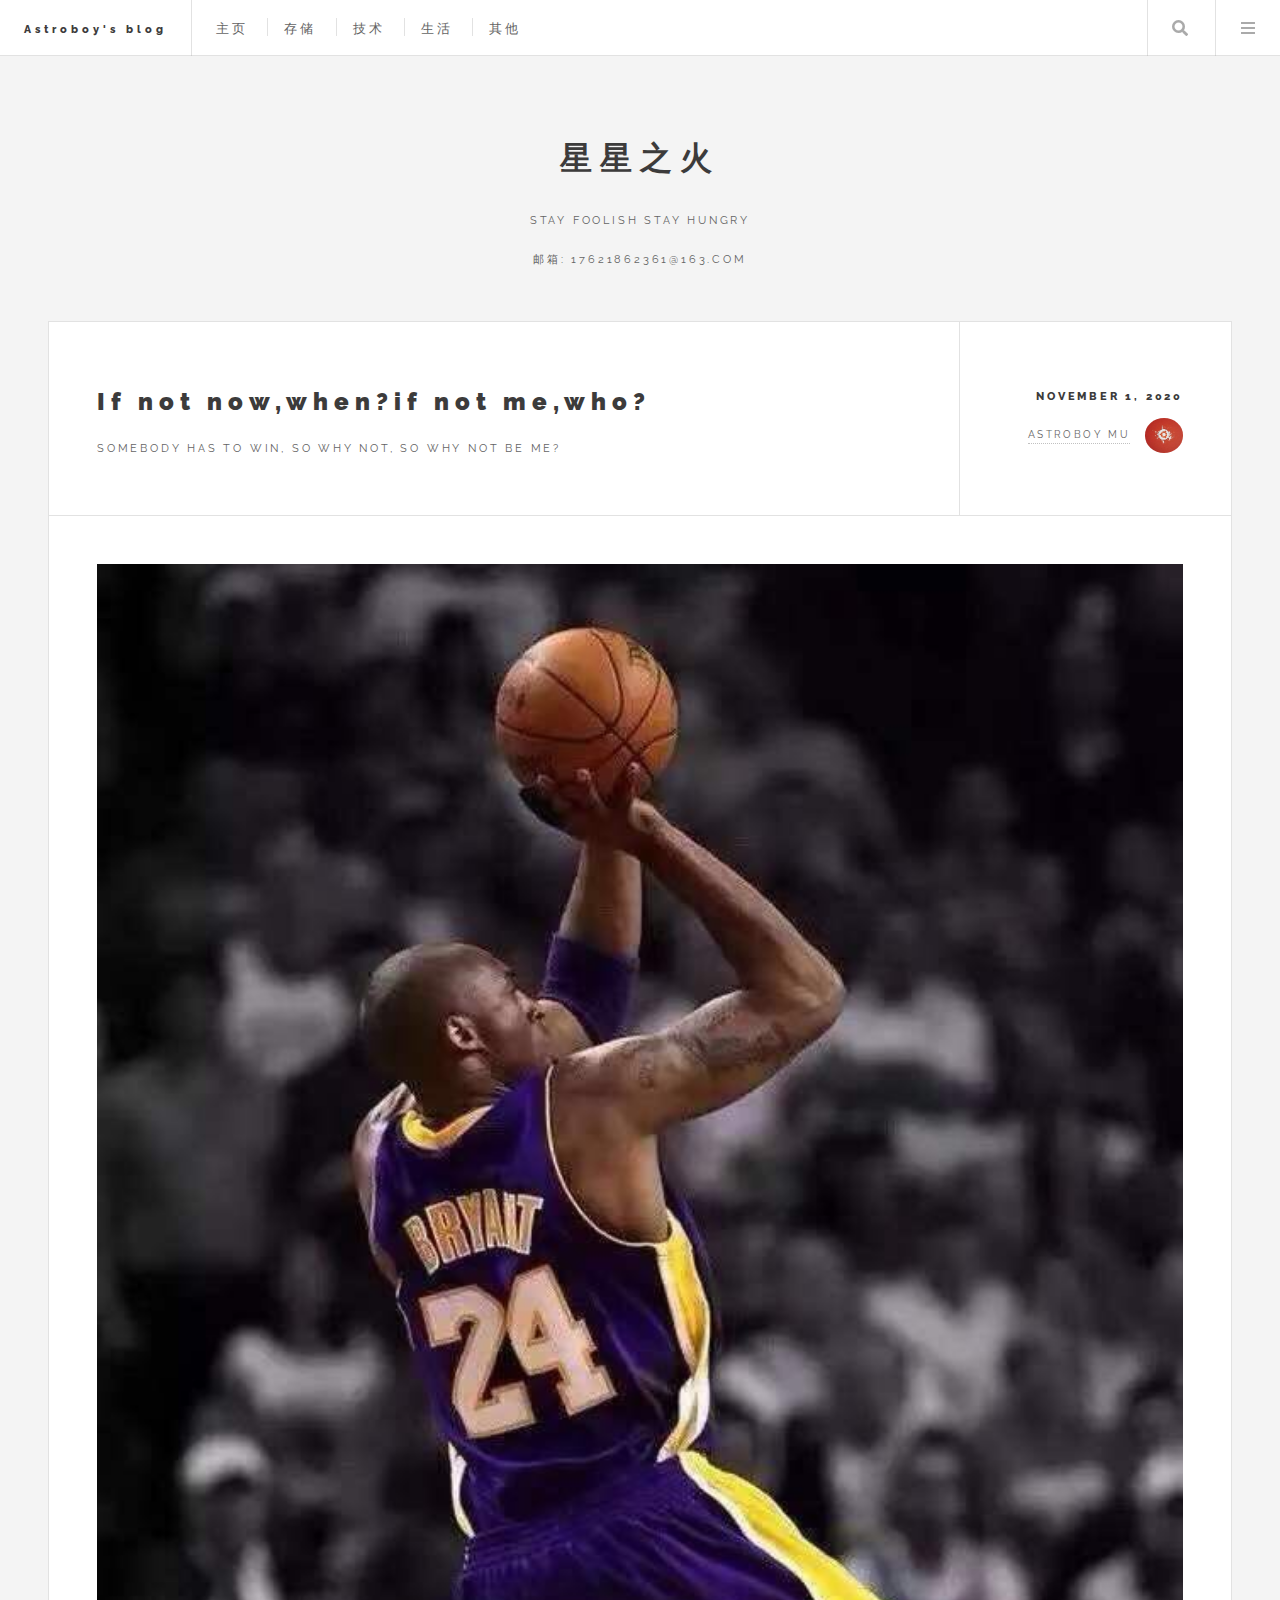
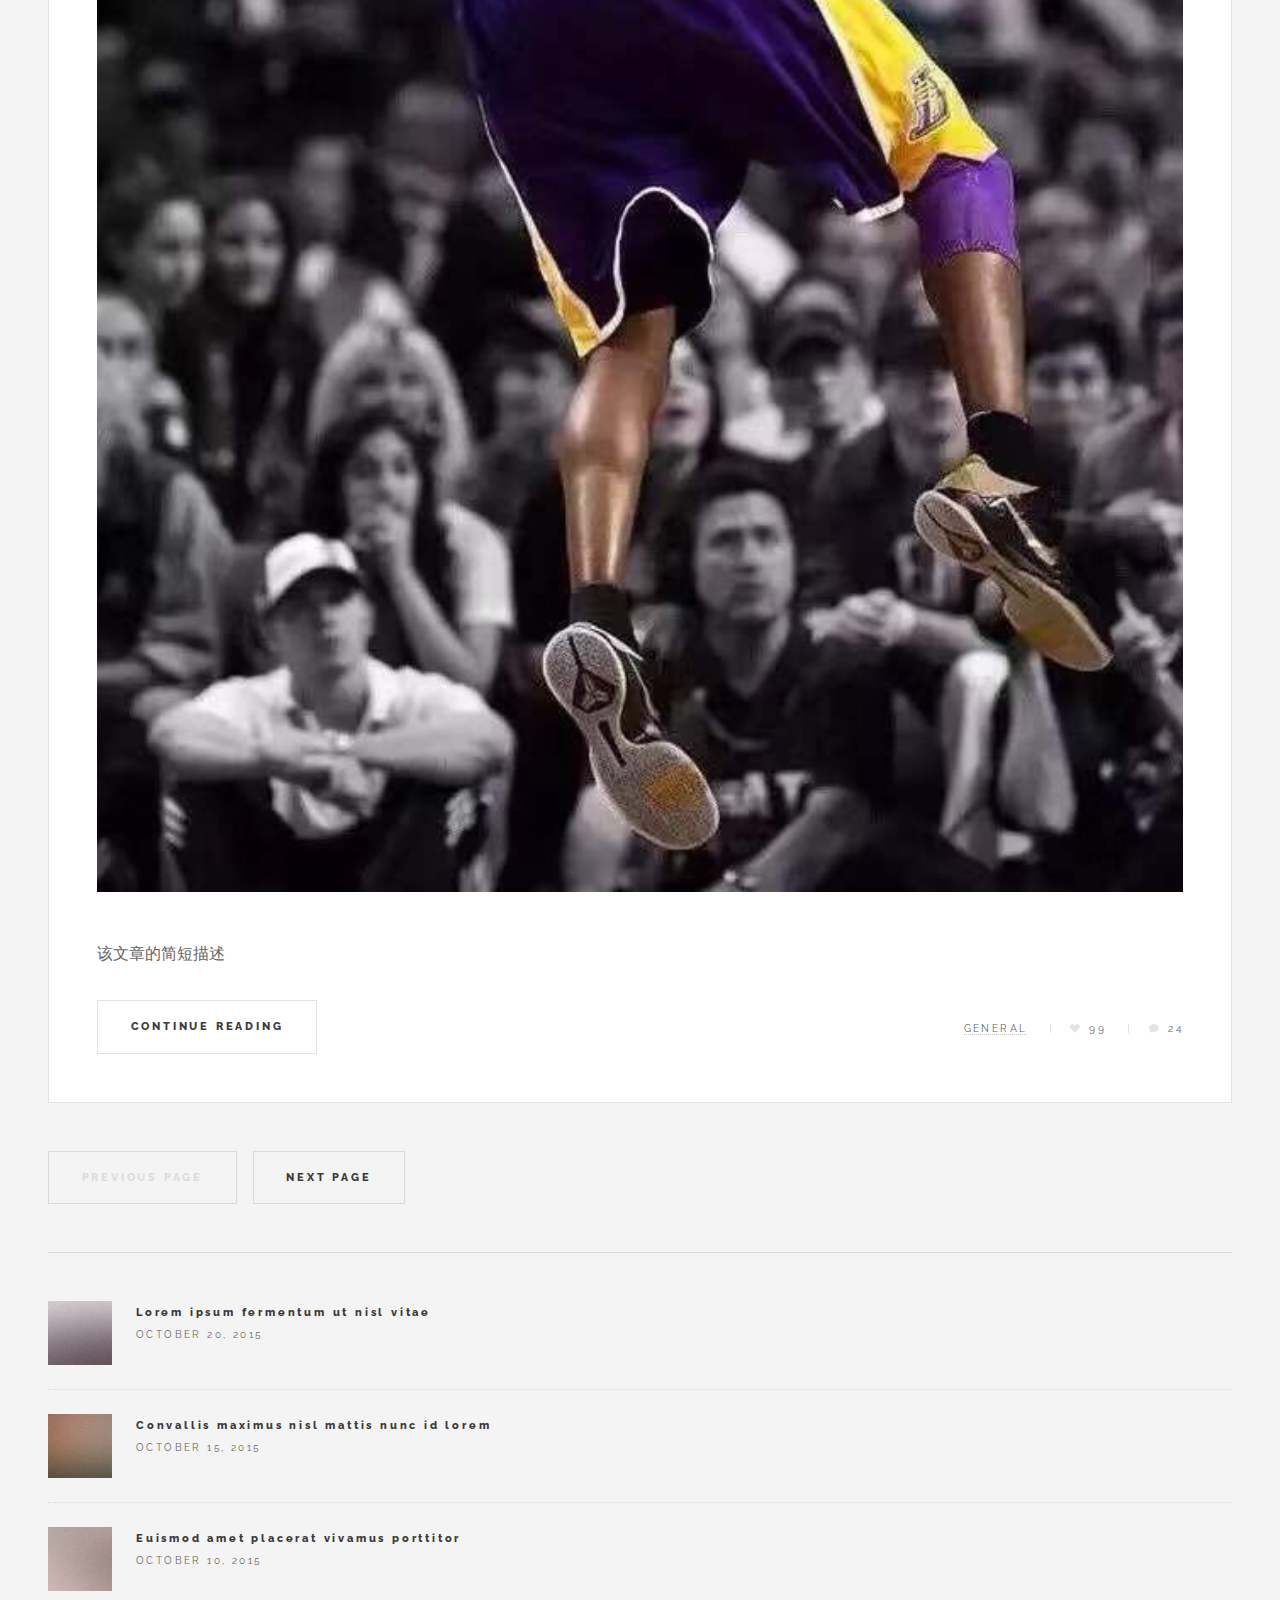
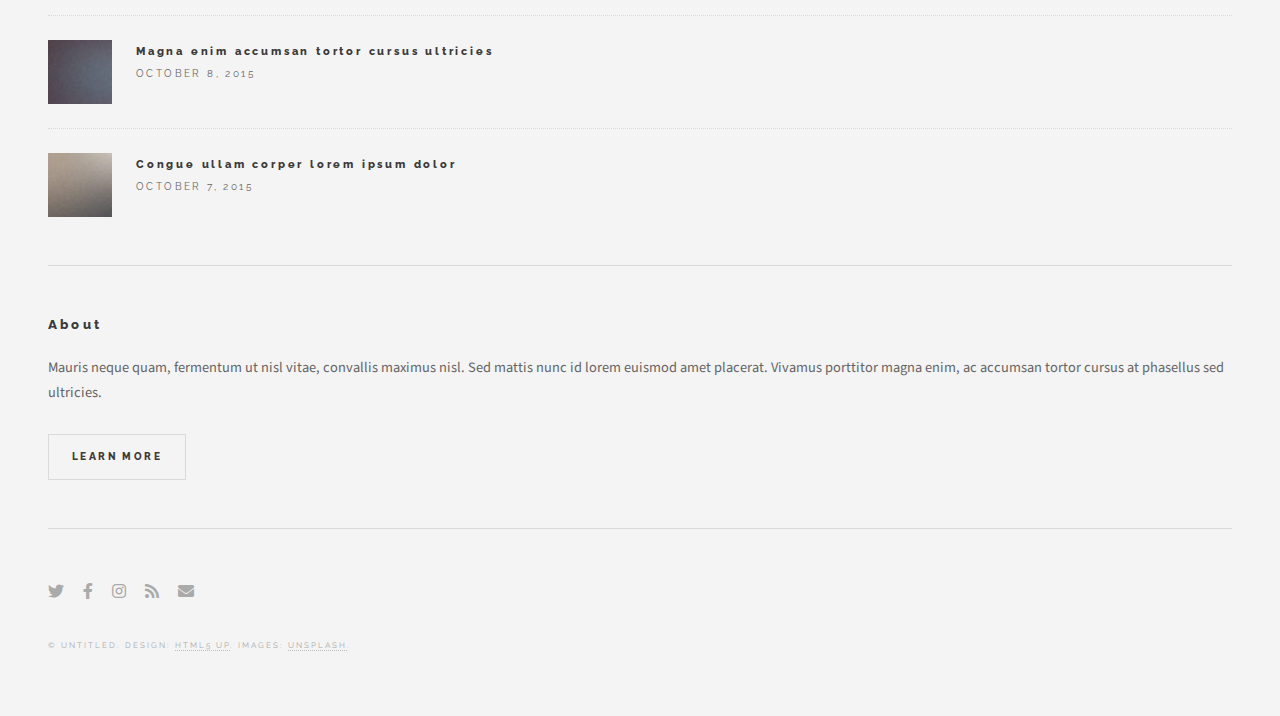
<file: index.html>
<!DOCTYPE HTML>
<!--
	Future Imperfect by HTML5 UP
	html5up.net | @ajlkn
	Free for personal and commercial use under the CCA 3.0 license (html5up.net/license)
-->
<html>
	<head>
		<title>Astroboy</title>
		<meta charset="utf-8" />
		<meta name="viewport" content="width=device-width, initial-scale=1, user-scalable=no" />
		<link rel="stylesheet" href="assets/css/main.css" />
	</head>
	<body class="is-preload">

		<!-- Wrapper -->
			<div id="wrapper">

				<!-- Header -->
					<header id="header">
						<h1><a href="index.html">Astroboy's blog</a></h1>
						<nav class="links">
							<ul>
								<!-- 顶部标签栏 -->
								<li><font size="4.5" face="arial"><a href="#">主页</a></font></li> 		<!-- home page -->
								<li><font size="4.5" face="arial"><a href="header_html/storage.html">存储</a></font></li>	<!-- 存储 -->
								<li><font size="4.5" face="arial"><a href="header_html/technology.html">技术</a></font></li>	<!-- 技术 -->
								<li><font size="4.5" face="arial"><a href="header_html/life.html">生活</a></font></li>			<!-- 生活 -->
								<li><font size="4.5" face="arial"><a href="header_html/others.html">其他</a></font></li>		<!-- 其他 -->
							</ul>
						</nav>
						<nav class="main">
							<ul>
								<li class="search">
									<a class="fa-search" href="#search">Search</a>
									<form id="search" method="get" action="#">
										<input type="text" name="query" placeholder="Search" />
									</form>
								</li>
								<li class="menu">
									<a class="fa-bars" href="#menu">Menu</a>
								</li>
							</ul>
						</nav>
					</header>

				<!-- Menu -->
					<section id="menu">

						<!-- 作者 -->
							<section>
								<span class="name">Astroboy mu</span><img src="images/avatar.jpg" alt="" />
							</section>

						<!-- Links 链接可以链上本站的其他页面, 以后可以改-->
							<section>
								<ul class="links">
									<li>
										<a href="header_html/storage.html">
											<h3>存储</h3>
											<p>分布式存储技术/算法/原理/源码</p>
										</a>
									</li>
									<li>
										<a href="header_html/technology.html">
											<h3>技术</h3>
											<p>语言/技术/技巧</p>
										</a>
									</li>
									<li>
										<a href="header_html/life.html">
											<h3>生活</h3>
											<p>生活感悟/记录</p>
										</a>
									</li>
								</ul>
							</section>

						<!-- Actions 这个好像暂时没用不需要，先放这里-->
							<section>
								<ul class="actions stacked">
									<li><a href="#" class="button large fit">暂时保留</a></li>
								</ul>
							</section>

					</section>

				<!-- Main -->
					<div id="main">

						<!-- Post --> <!-- 每个Post都是一个大的段落，不过个人认为博客首页太多Post显得凌乱，一个就好-->
							<article class="post">
								<header>
									<div class="title">
										<h2><a href="kobe.html">If not now,when?if not me,who?</a></h2> <!-- 连接 -->
										<p>Somebody has to win, so why not, so why not be me?</p>
									</div>
									<div class="meta">
										<time class="published" datetime="2015-11-01">November 1, 2020</time> <!-- 发布的日期-->
										<a href="#" class="author"><span class="name">Astroboy mu</span><img src="images/avatar.jpg" alt="" /></a>
									</div>
								</header>
								<a href="single.html" class="image featured"><img src="images/pic01.jpg" alt="" /></a>
								<p>该文章的简短描述</p>
								<footer>
									<ul class="actions">
										<li><a href="kobe.html" class="button large">Continue Reading</a></li>
									</ul>
									<ul class="stats">
										<li><a href="#">General</a></li>
										<li><a href="#" class="icon solid fa-heart">99</a></li> <!-- 点赞 -->
										<li><a href="#" class="icon solid fa-comment">24</a></li> <!-- 留言 -->
									</ul>
								</footer>
							</article>

						<!-- 这里可以放多个article .....-->

						<!-- Pagination 这里是干什么的??? TODO 保留 -->
							<ul class="actions pagination">
								<li><a href="#" class="disabled button large previous">Previous Page</a></li>
								<li><a href="#" class="button large next">Next Page</a></li>
							</ul>

					</div>

				<!-- Sidebar -->
					<section id="sidebar">

						<!-- Intro -->
							<section id="intro">
								<a href="#" class="logo"></a>
								<header>
									<h2>星星之火</h2>
									<p>stay foolish stay hungry</p>
									<p>邮箱: 17621862361@163.com</p>
								</header>
							</section>

						<!-- Mini Posts 看下原模板这里还有一种样式的展现-->

						<!-- Posts List -->
							<section>
								<ul class="posts">
									<li>
										<article>
											<header>
												<h3><a href="single.html">Lorem ipsum fermentum ut nisl vitae</a></h3>
												<time class="published" datetime="2015-10-20">October 20, 2015</time>
											</header>
											<a href="single.html" class="image"><img src="images/pic08.jpg" alt="" /></a>
										</article>
									</li>
									<li>
										<article>
											<header>
												<h3><a href="single.html">Convallis maximus nisl mattis nunc id lorem</a></h3>
												<time class="published" datetime="2015-10-15">October 15, 2015</time>
											</header>
											<a href="single.html" class="image"><img src="images/pic09.jpg" alt="" /></a>
										</article>
									</li>
									<li>
										<article>
											<header>
												<h3><a href="single.html">Euismod amet placerat vivamus porttitor</a></h3>
												<time class="published" datetime="2015-10-10">October 10, 2015</time>
											</header>
											<a href="single.html" class="image"><img src="images/pic10.jpg" alt="" /></a>
										</article>
									</li>
									<li>
										<article>
											<header>
												<h3><a href="single.html">Magna enim accumsan tortor cursus ultricies</a></h3>
												<time class="published" datetime="2015-10-08">October 8, 2015</time>
											</header>
											<a href="single.html" class="image"><img src="images/pic11.jpg" alt="" /></a>
										</article>
									</li>
									<li>
										<article>
											<header>
												<h3><a href="single.html">Congue ullam corper lorem ipsum dolor</a></h3>
												<time class="published" datetime="2015-10-06">October 7, 2015</time>
											</header>
											<a href="single.html" class="image"><img src="images/pic12.jpg" alt="" /></a>
										</article>
									</li>
								</ul>
							</section>

						<!-- About -->
							<section class="blurb">
								<h2>About</h2>
								<p>Mauris neque quam, fermentum ut nisl vitae, convallis maximus nisl. Sed mattis nunc id lorem euismod amet placerat. Vivamus porttitor magna enim, ac accumsan tortor cursus at phasellus sed ultricies.</p>
								<ul class="actions">
									<li><a href="#" class="button">Learn More</a></li>
								</ul>
							</section>

						<!-- Footer -->
							<section id="footer">
								<ul class="icons">
									<li><a href="#" class="icon brands fa-twitter"><span class="label">Twitter</span></a></li>
									<li><a href="#" class="icon brands fa-facebook-f"><span class="label">Facebook</span></a></li>
									<li><a href="#" class="icon brands fa-instagram"><span class="label">Instagram</span></a></li>
									<li><a href="#" class="icon solid fa-rss"><span class="label">RSS</span></a></li>
									<li><a href="#" class="icon solid fa-envelope"><span class="label">Email</span></a></li>
								</ul>
								<p class="copyright">&copy; Untitled. Design: <a href="http://html5up.net">HTML5 UP</a>. Images: <a href="http://unsplash.com">Unsplash</a>.</p>
							</section>

					</section>

			</div>

		<!-- Scripts -->
			<script src="assets/js/jquery.min.js"></script>
			<script src="assets/js/browser.min.js"></script>
			<script src="assets/js/breakpoints.min.js"></script>
			<script src="assets/js/util.js"></script>
			<script src="assets/js/main.js"></script>

	</body>
</html>
</file>
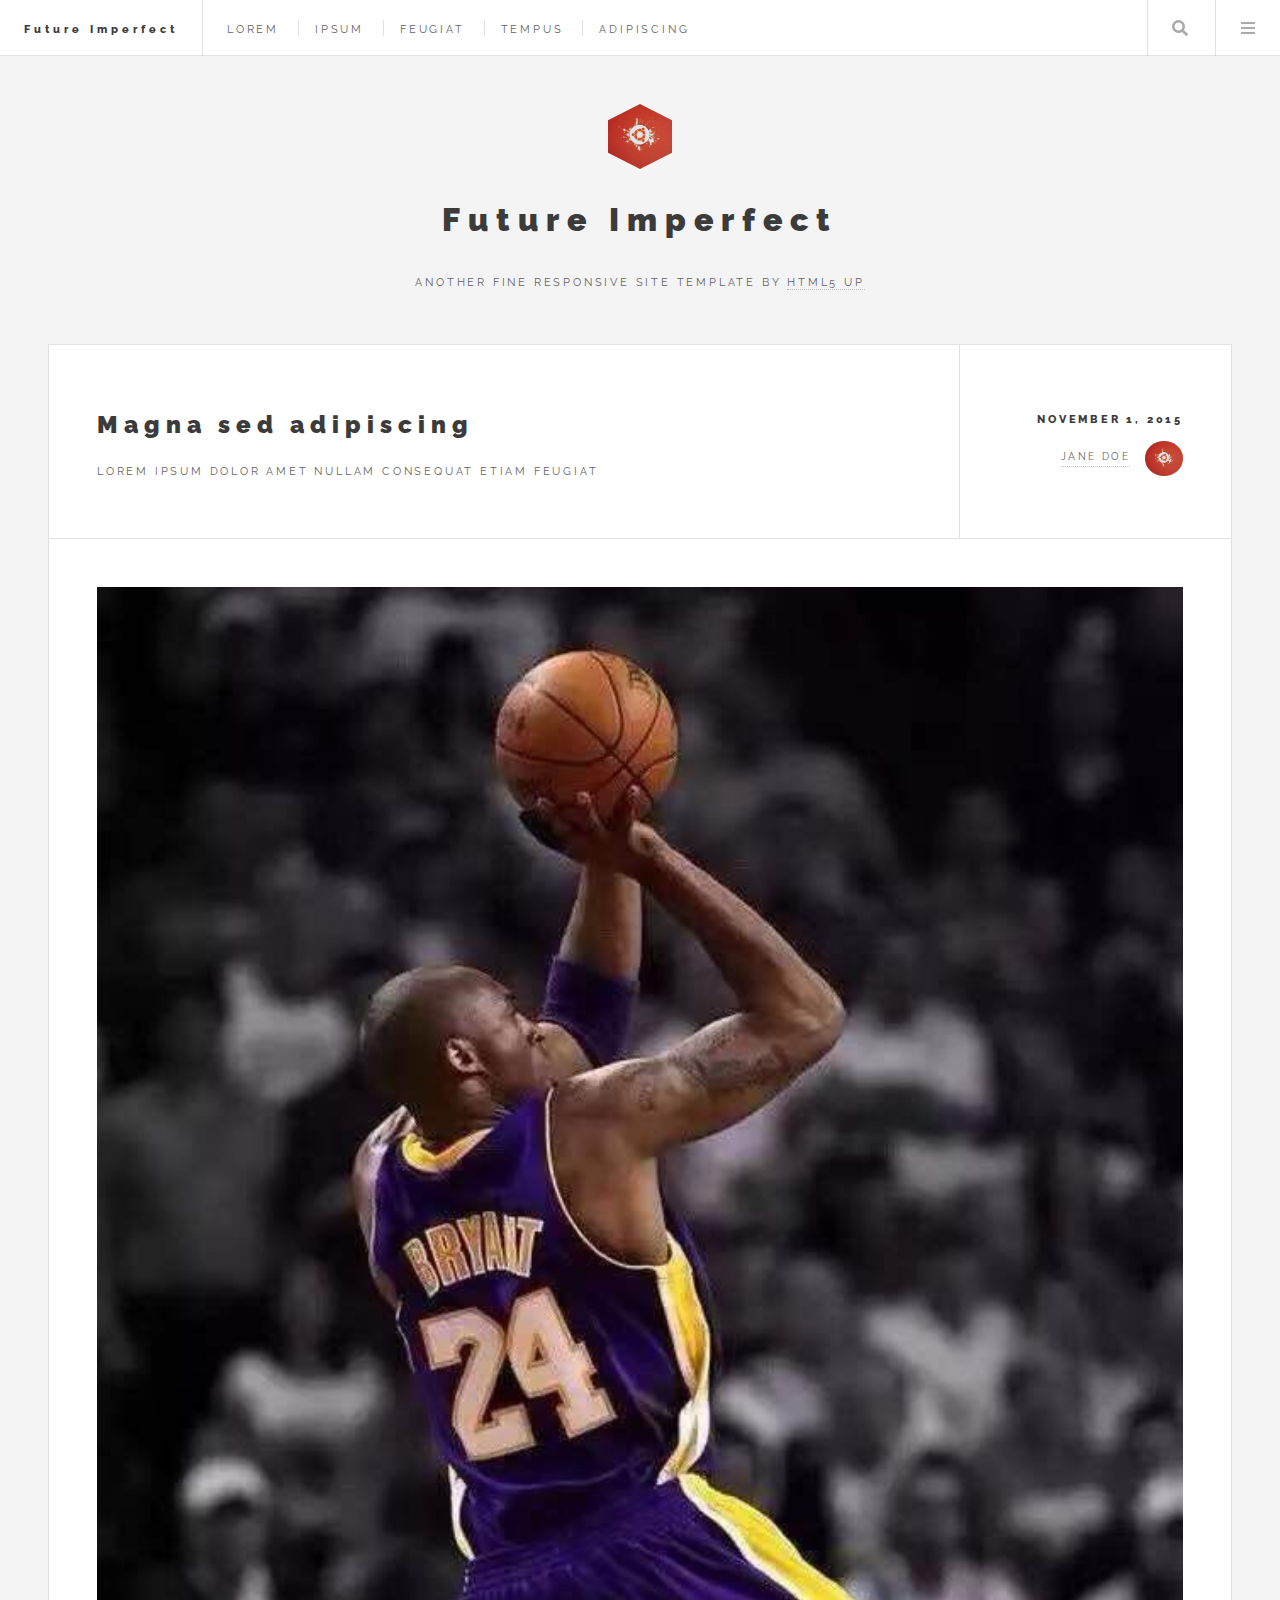
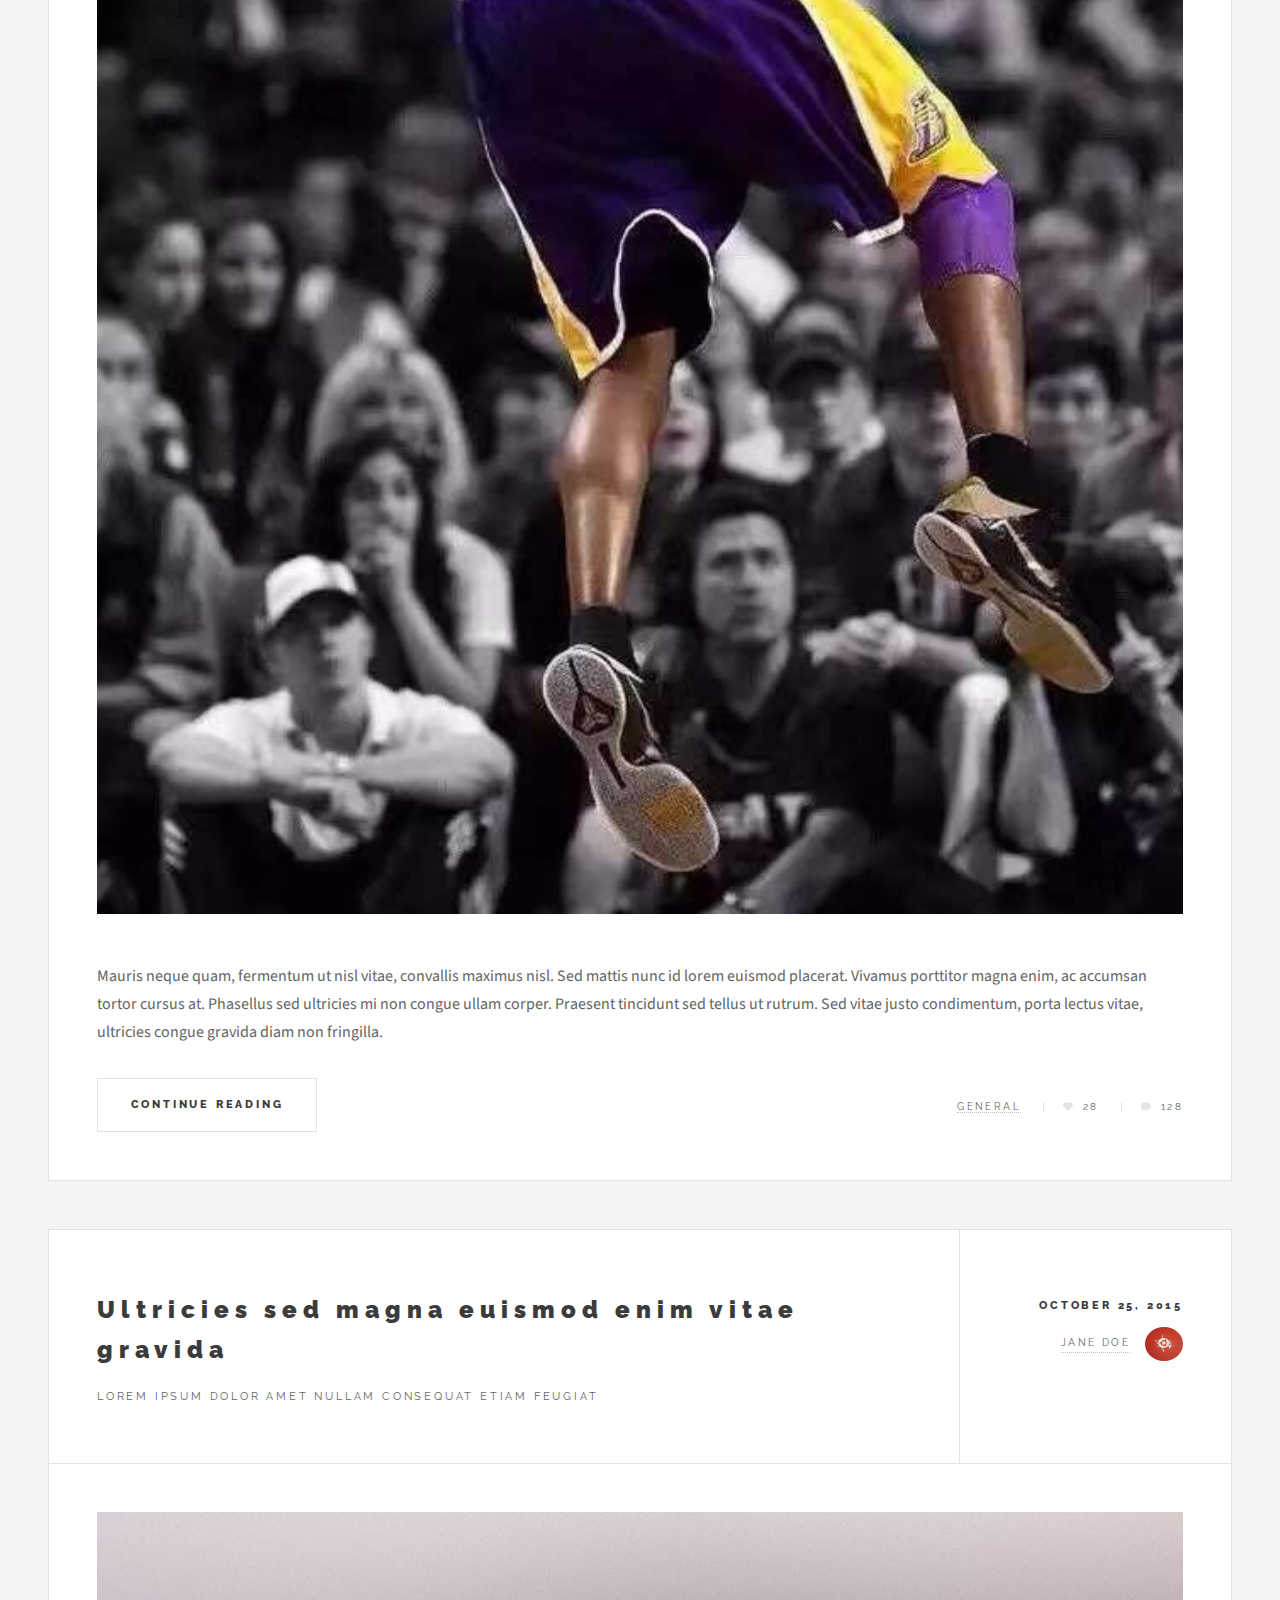
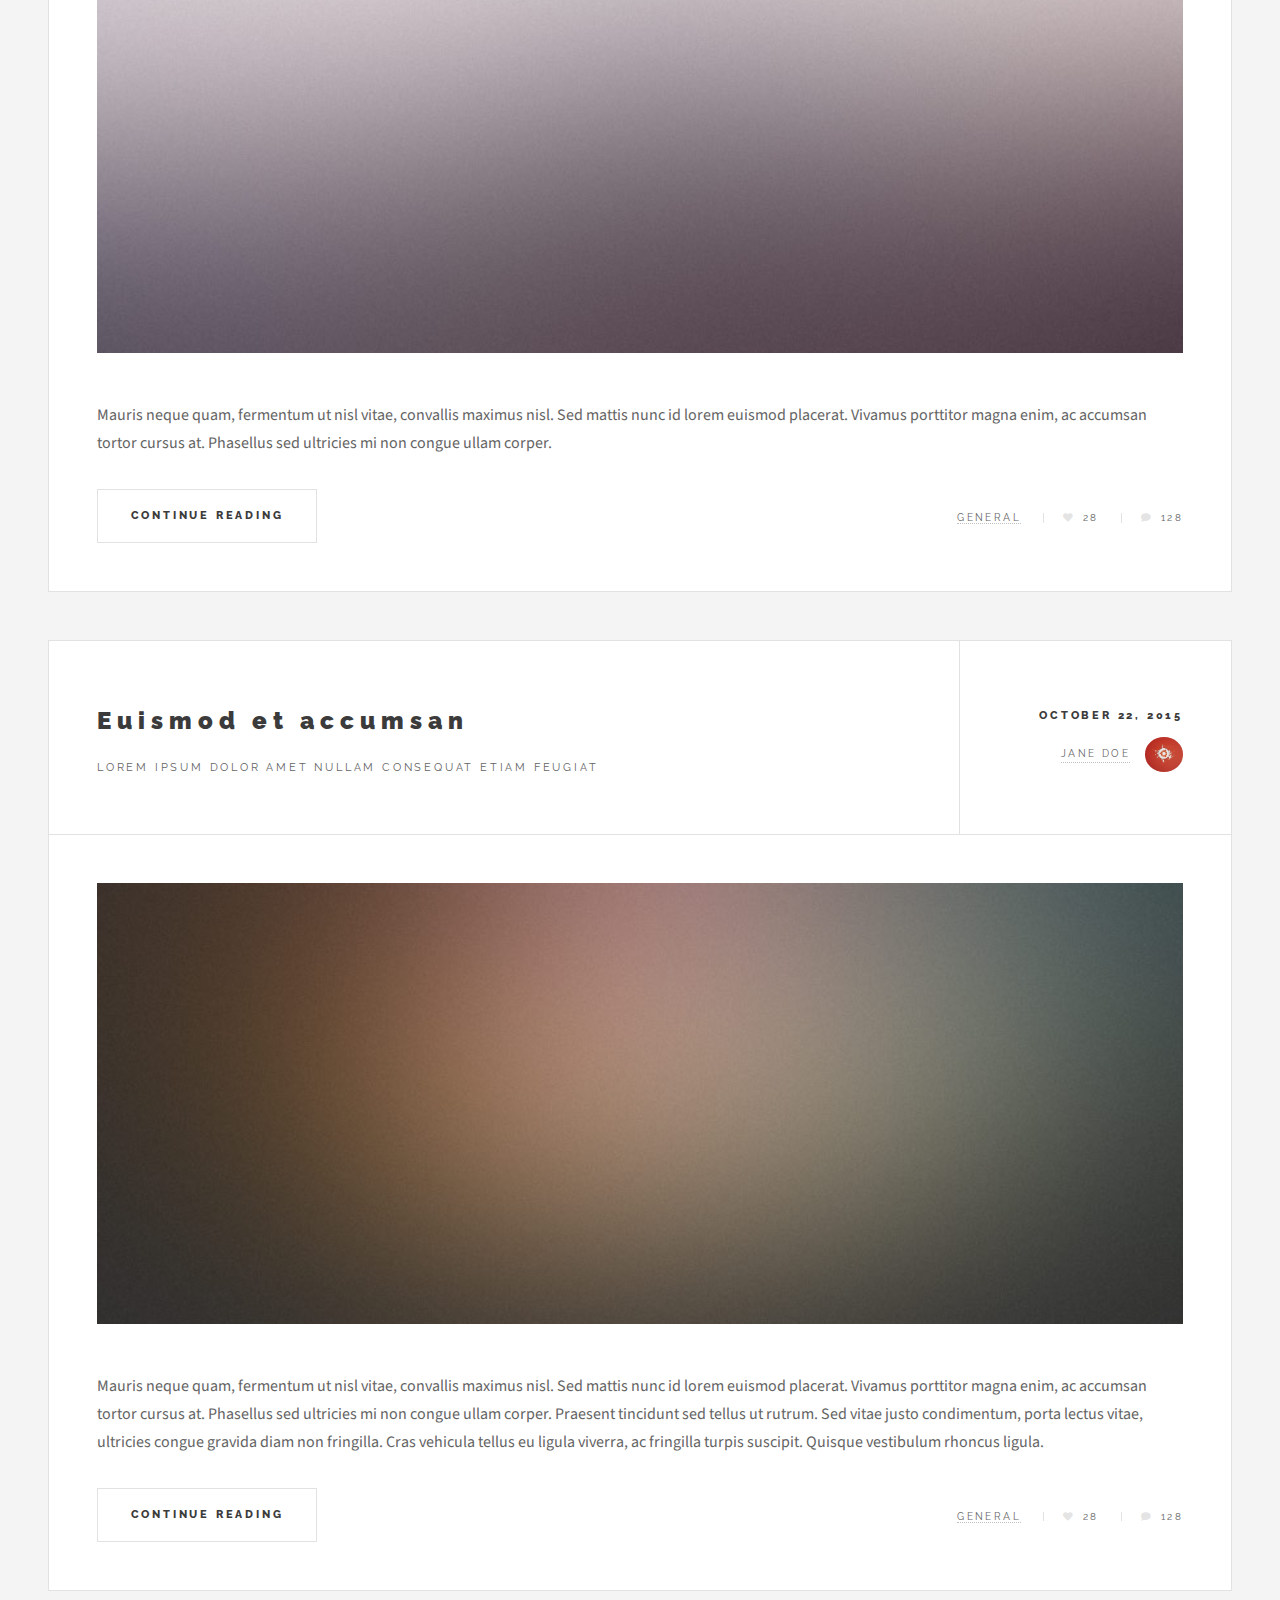
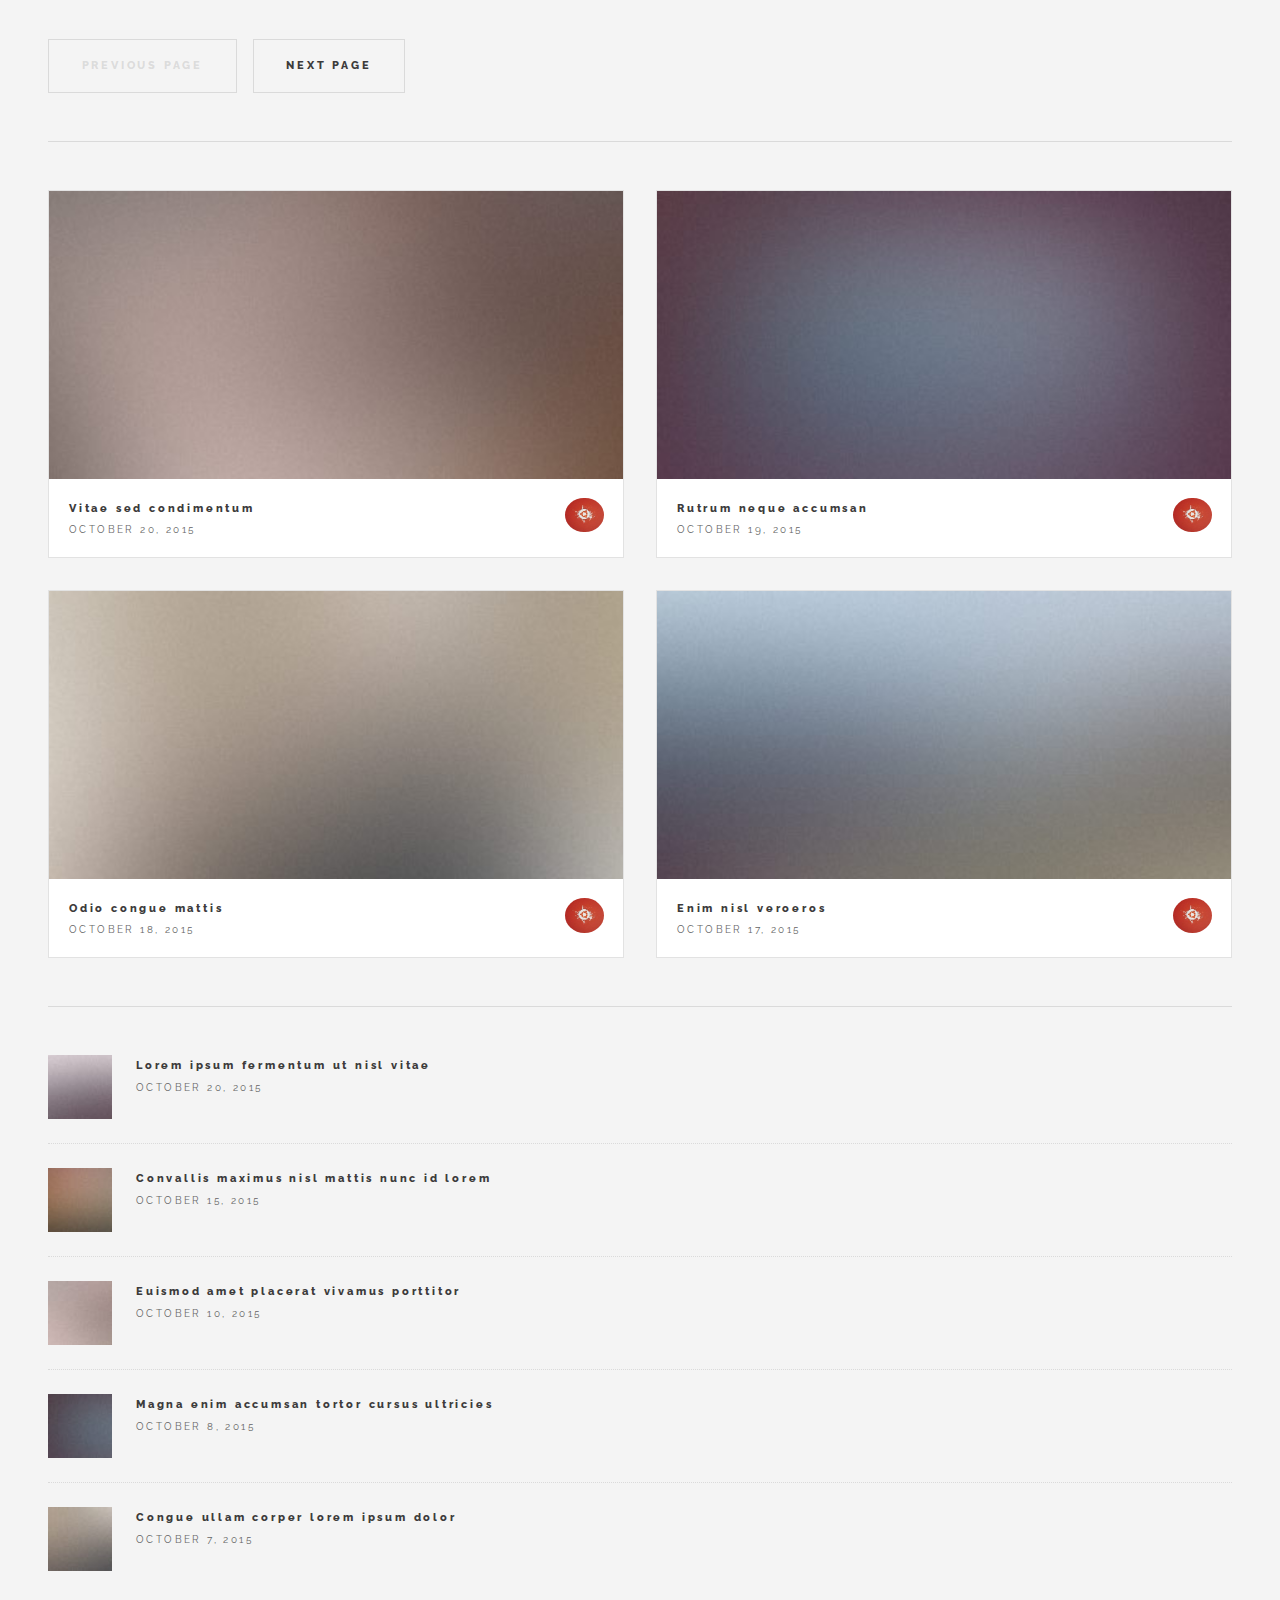
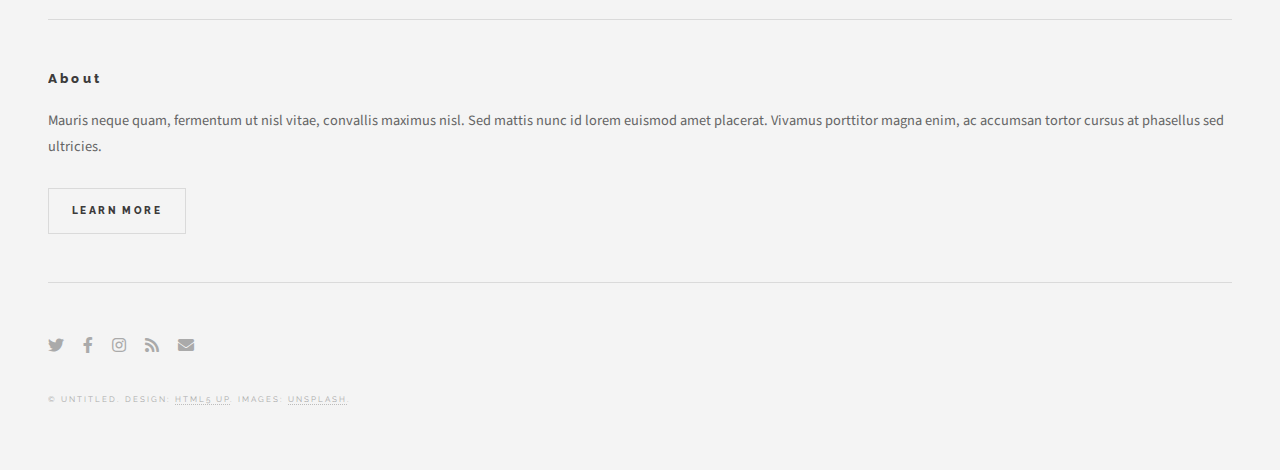
<file: index_bak.html>
<!DOCTYPE HTML>
<!--
	Future Imperfect by HTML5 UP
	html5up.net | @ajlkn
	Free for personal and commercial use under the CCA 3.0 license (html5up.net/license)
-->
<html>
	<head>
		<title>Future Imperfect by HTML5 UP</title>
		<meta charset="utf-8" />
		<meta name="viewport" content="width=device-width, initial-scale=1, user-scalable=no" />
		<link rel="stylesheet" href="assets/css/main.css" />
	</head>
	<body class="is-preload">

		<!-- Wrapper -->
			<div id="wrapper">

				<!-- Header -->
					<header id="header">
						<h1><a href="index.html">Future Imperfect</a></h1>
						<nav class="links">
							<ul>
								<li><a href="#">Lorem</a></li>
								<li><a href="#">Ipsum</a></li>
								<li><a href="#">Feugiat</a></li>
								<li><a href="#">Tempus</a></li>
								<li><a href="#">Adipiscing</a></li>
							</ul>
						</nav>
						<nav class="main">
							<ul>
								<li class="search">
									<a class="fa-search" href="#search">Search</a>
									<form id="search" method="get" action="#">
										<input type="text" name="query" placeholder="Search" />
									</form>
								</li>
								<li class="menu">
									<a class="fa-bars" href="#menu">Menu</a>
								</li>
							</ul>
						</nav>
					</header>

				<!-- Menu -->
					<section id="menu">

						<!-- Search -->
							<section>
								<form class="search" method="get" action="#">
									<input type="text" name="query" placeholder="Search" />
								</form>
							</section>

						<!-- Links -->
							<section>
								<ul class="links">
									<li>
										<a href="#">
											<h3>Lorem ipsum</h3>
											<p>Feugiat tempus veroeros dolor</p>
										</a>
									</li>
									<li>
										<a href="#">
											<h3>Dolor sit amet</h3>
											<p>Sed vitae justo condimentum</p>
										</a>
									</li>
									<li>
										<a href="#">
											<h3>Feugiat veroeros</h3>
											<p>Phasellus sed ultricies mi congue</p>
										</a>
									</li>
									<li>
										<a href="#">
											<h3>Etiam sed consequat</h3>
											<p>Porta lectus amet ultricies</p>
										</a>
									</li>
								</ul>
							</section>

						<!-- Actions -->
							<section>
								<ul class="actions stacked">
									<li><a href="#" class="button large fit">Log In</a></li>
								</ul>
							</section>

					</section>

				<!-- Main -->
					<div id="main">

						<!-- Post -->
							<article class="post">
								<header>
									<div class="title">
										<h2><a href="single.html">Magna sed adipiscing</a></h2>
										<p>Lorem ipsum dolor amet nullam consequat etiam feugiat</p>
									</div>
									<div class="meta">
										<time class="published" datetime="2015-11-01">November 1, 2015</time>
										<a href="#" class="author"><span class="name">Jane Doe</span><img src="images/avatar.jpg" alt="" /></a>
									</div>
								</header>
								<a href="single.html" class="image featured"><img src="images/pic01.jpg" alt="" /></a>
								<p>Mauris neque quam, fermentum ut nisl vitae, convallis maximus nisl. Sed mattis nunc id lorem euismod placerat. Vivamus porttitor magna enim, ac accumsan tortor cursus at. Phasellus sed ultricies mi non congue ullam corper. Praesent tincidunt sed tellus ut rutrum. Sed vitae justo condimentum, porta lectus vitae, ultricies congue gravida diam non fringilla.</p>
								<footer>
									<ul class="actions">
										<li><a href="single.html" class="button large">Continue Reading</a></li>
									</ul>
									<ul class="stats">
										<li><a href="#">General</a></li>
										<li><a href="#" class="icon solid fa-heart">28</a></li>
										<li><a href="#" class="icon solid fa-comment">128</a></li>
									</ul>
								</footer>
							</article>

						<!-- Post -->
							<article class="post">
								<header>
									<div class="title">
										<h2><a href="single.html">Ultricies sed magna euismod enim vitae gravida</a></h2>
										<p>Lorem ipsum dolor amet nullam consequat etiam feugiat</p>
									</div>
									<div class="meta">
										<time class="published" datetime="2015-10-25">October 25, 2015</time>
										<a href="#" class="author"><span class="name">Jane Doe</span><img src="images/avatar.jpg" alt="" /></a>
									</div>
								</header>
								<a href="single.html" class="image featured"><img src="images/pic02.jpg" alt="" /></a>
								<p>Mauris neque quam, fermentum ut nisl vitae, convallis maximus nisl. Sed mattis nunc id lorem euismod placerat. Vivamus porttitor magna enim, ac accumsan tortor cursus at. Phasellus sed ultricies mi non congue ullam corper.</p>
								<footer>
									<ul class="actions">
										<li><a href="single.html" class="button large">Continue Reading</a></li>
									</ul>
									<ul class="stats">
										<li><a href="#">General</a></li>
										<li><a href="#" class="icon solid fa-heart">28</a></li>
										<li><a href="#" class="icon solid fa-comment">128</a></li>
									</ul>
								</footer>
							</article>

						<!-- Post -->
							<article class="post">
								<header>
									<div class="title">
										<h2><a href="single.html">Euismod et accumsan</a></h2>
										<p>Lorem ipsum dolor amet nullam consequat etiam feugiat</p>
									</div>
									<div class="meta">
										<time class="published" datetime="2015-10-22">October 22, 2015</time>
										<a href="#" class="author"><span class="name">Jane Doe</span><img src="images/avatar.jpg" alt="" /></a>
									</div>
								</header>
								<a href="single.html" class="image featured"><img src="images/pic03.jpg" alt="" /></a>
								<p>Mauris neque quam, fermentum ut nisl vitae, convallis maximus nisl. Sed mattis nunc id lorem euismod placerat. Vivamus porttitor magna enim, ac accumsan tortor cursus at. Phasellus sed ultricies mi non congue ullam corper. Praesent tincidunt sed tellus ut rutrum. Sed vitae justo condimentum, porta lectus vitae, ultricies congue gravida diam non fringilla. Cras vehicula tellus eu ligula viverra, ac fringilla turpis suscipit. Quisque vestibulum rhoncus ligula.</p>
								<footer>
									<ul class="actions">
										<li><a href="single.html" class="button large">Continue Reading</a></li>
									</ul>
									<ul class="stats">
										<li><a href="#">General</a></li>
										<li><a href="#" class="icon solid fa-heart">28</a></li>
										<li><a href="#" class="icon solid fa-comment">128</a></li>
									</ul>
								</footer>
							</article>

						<!-- Post -->
						<!--
							<article class="post">
								<header>
									<div class="title">
										<h2><a href="#">Elements</a></h2>
										<p>Lorem ipsum dolor amet nullam consequat etiam feugiat</p>
									</div>
									<div class="meta">
										<time class="published" datetime="2015-10-18">October 18, 2015</time>
										<a href="#" class="author"><span class="name">Jane Doe</span><img src="images/avatar.jpg" alt="" /></a>
									</div>
								</header>

								<section>
									<h3>Text</h3>
									<p>This is <b>bold</b> and this is <strong>strong</strong>. This is <i>italic</i> and this is <em>emphasized</em>.
									This is <sup>superscript</sup> text and this is <sub>subscript</sub> text.
									This is <u>underlined</u> and this is code: <code>for (;;) { ... }</code>. Finally, <a href="#">this is a link</a>.</p>
									<hr />
									<p>Nunc lacinia ante nunc ac lobortis. Interdum adipiscing gravida odio porttitor sem non mi integer non faucibus ornare mi ut ante amet placerat aliquet. Volutpat eu sed ante lacinia sapien lorem accumsan varius montes viverra nibh in adipiscing blandit tempus accumsan.</p>
									<hr />
									<h2>Heading Level 2</h2>
									<h3>Heading Level 3</h3>
									<h4>Heading Level 4</h4>
									<hr />
									<h4>Blockquote</h4>
									<blockquote>Fringilla nisl. Donec accumsan interdum nisi, quis tincidunt felis sagittis eget tempus euismod. Vestibulum ante ipsum primis in faucibus vestibulum. Blandit adipiscing eu felis iaculis volutpat ac adipiscing accumsan faucibus. Vestibulum ante ipsum primis in faucibus lorem ipsum dolor sit amet nullam adipiscing eu felis.</blockquote>
									<h4>Preformatted</h4>
									<pre><code>i = 0;

while (!deck.isInOrder()) {
  print 'Iteration ' + i;
  deck.shuffle();
  i++;
}

print 'It took ' + i + ' iterations to sort the deck.';</code></pre>
								</section>

								<section>
									<h3>Lists</h3>
									<div class="row">
										<div class="col-6 col-12-medium">
											<h4>Unordered</h4>
											<ul>
												<li>Dolor pulvinar etiam.</li>
												<li>Sagittis adipiscing.</li>
												<li>Felis enim feugiat.</li>
											</ul>
											<h4>Alternate</h4>
											<ul class="alt">
												<li>Dolor pulvinar etiam.</li>
												<li>Sagittis adipiscing.</li>
												<li>Felis enim feugiat.</li>
											</ul>
										</div>
										<div class="col-6 col-12-medium">
											<h4>Ordered</h4>
											<ol>
												<li>Dolor pulvinar etiam.</li>
												<li>Etiam vel felis viverra.</li>
												<li>Felis enim feugiat.</li>
												<li>Dolor pulvinar etiam.</li>
												<li>Etiam vel felis lorem.</li>
												<li>Felis enim et feugiat.</li>
											</ol>
											<h4>Icons</h4>
											<ul class="icons">
												<li><a href="#" class="icon brands fa-twitter"><span class="label">Twitter</span></a></li>
												<li><a href="#" class="icon brands fa-facebook-f"><span class="label">Facebook</span></a></li>
												<li><a href="#" class="icon brands fa-instagram"><span class="label">Instagram</span></a></li>
												<li><a href="#" class="icon brands fa-github"><span class="label">Github</span></a></li>
											</ul>
										</div>
									</div>
									<h3>Actions</h3>
									<div class="row">
										<div class="col-6 col-12-medium">
											<ul class="actions">
												<li><a href="#" class="button">Default</a></li>
												<li><a href="#" class="button">Default</a></li>
												<li><a href="#" class="button">Default</a></li>
											</ul>
											<ul class="actions small">
												<li><a href="#" class="button small">Small</a></li>
												<li><a href="#" class="button small">Small</a></li>
												<li><a href="#" class="button small">Small</a></li>
											</ul>
											<ul class="actions stacked">
												<li><a href="#" class="button">Default</a></li>
												<li><a href="#" class="button">Default</a></li>
												<li><a href="#" class="button">Default</a></li>
											</ul>
											<ul class="actions stacked">
												<li><a href="#" class="button small">Small</a></li>
												<li><a href="#" class="button small">Small</a></li>
												<li><a href="#" class="button small">Small</a></li>
											</ul>
										</div>
										<div class="col-6 col-12-medium">
											<ul class="actions stacked">
												<li><a href="#" class="button fit">Default</a></li>
												<li><a href="#" class="button fit">Default</a></li>
											</ul>
											<ul class="actions stacked">
												<li><a href="#" class="button small fit">Small</a></li>
												<li><a href="#" class="button small fit">Small</a></li>
											</ul>
										</div>
									</div>
								</section>

								<section>
									<h3>Table</h3>
									<h4>Default</h4>
									<div class="table-wrapper">
										<table>
											<thead>
												<tr>
													<th>Name</th>
													<th>Description</th>
													<th>Price</th>
												</tr>
											</thead>
											<tbody>
												<tr>
													<td>Item One</td>
													<td>Ante turpis integer aliquet porttitor.</td>
													<td>29.99</td>
												</tr>
												<tr>
													<td>Item Two</td>
													<td>Vis ac commodo adipiscing arcu aliquet.</td>
													<td>19.99</td>
												</tr>
												<tr>
													<td>Item Three</td>
													<td> Morbi faucibus arcu accumsan lorem.</td>
													<td>29.99</td>
												</tr>
												<tr>
													<td>Item Four</td>
													<td>Vitae integer tempus condimentum.</td>
													<td>19.99</td>
												</tr>
												<tr>
													<td>Item Five</td>
													<td>Ante turpis integer aliquet porttitor.</td>
													<td>29.99</td>
												</tr>
											</tbody>
											<tfoot>
												<tr>
													<td colspan="2"></td>
													<td>100.00</td>
												</tr>
											</tfoot>
										</table>
									</div>

									<h4>Alternate</h4>
									<div class="table-wrapper">
										<table class="alt">
											<thead>
												<tr>
													<th>Name</th>
													<th>Description</th>
													<th>Price</th>
												</tr>
											</thead>
											<tbody>
												<tr>
													<td>Item One</td>
													<td>Ante turpis integer aliquet porttitor.</td>
													<td>29.99</td>
												</tr>
												<tr>
													<td>Item Two</td>
													<td>Vis ac commodo adipiscing arcu aliquet.</td>
													<td>19.99</td>
												</tr>
												<tr>
													<td>Item Three</td>
													<td> Morbi faucibus arcu accumsan lorem.</td>
													<td>29.99</td>
												</tr>
												<tr>
													<td>Item Four</td>
													<td>Vitae integer tempus condimentum.</td>
													<td>19.99</td>
												</tr>
												<tr>
													<td>Item Five</td>
													<td>Ante turpis integer aliquet porttitor.</td>
													<td>29.99</td>
												</tr>
											</tbody>
											<tfoot>
												<tr>
													<td colspan="2"></td>
													<td>100.00</td>
												</tr>
											</tfoot>
										</table>
									</div>
								</section>

								<section>
									<h3>Buttons</h3>
									<ul class="actions">
										<li><a href="#" class="button large">Large</a></li>
										<li><a href="#" class="button">Default</a></li>
										<li><a href="#" class="button small">Small</a></li>
									</ul>
									<ul class="actions fit">
										<li><a href="#" class="button fit">Fit</a></li>
										<li><a href="#" class="button fit">Fit</a></li>
										<li><a href="#" class="button fit">Fit</a></li>
									</ul>
									<ul class="actions fit small">
										<li><a href="#" class="button fit small">Fit + Small</a></li>
										<li><a href="#" class="button fit small">Fit + Small</a></li>
										<li><a href="#" class="button fit small">Fit + Small</a></li>
									</ul>
									<ul class="actions">
										<li><a href="#" class="button icon solid fa-download">Icon</a></li>
										<li><a href="#" class="button icon solid fa-upload">Icon</a></li>
										<li><a href="#" class="button icon solid fa-save">Icon</a></li>
									</ul>
									<ul class="actions">
										<li><span class="button disabled">Disabled</span></li>
										<li><span class="button disabled icon solid fa-download">Disabled</span></li>
									</ul>
								</section>

								<section>
									<h3>Form</h3>
									<form method="post" action="#">
										<div class="row gtr-uniform">
											<div class="col-6 col-12-xsmall">
												<input type="text" name="demo-name" id="demo-name" value="" placeholder="Name" />
											</div>
											<div class="col-6 col-12-xsmall">
												<input type="email" name="demo-email" id="demo-email" value="" placeholder="Email" />
											</div>
											<div class="col-12">
												<select name="demo-category" id="demo-category">
													<option value="">- Category -</option>
													<option value="1">Manufacturing</option>
													<option value="1">Shipping</option>
													<option value="1">Administration</option>
													<option value="1">Human Resources</option>
												</select>
											</div>
											<div class="col-4 col-12-small">
												<input type="radio" id="demo-priority-low" name="demo-priority" checked>
												<label for="demo-priority-low">Low</label>
											</div>
											<div class="col-4 col-12-small">
												<input type="radio" id="demo-priority-normal" name="demo-priority">
												<label for="demo-priority-normal">Normal</label>
											</div>
											<div class="col-4 col-12-small">
												<input type="radio" id="demo-priority-high" name="demo-priority">
												<label for="demo-priority-high">High</label>
											</div>
											<div class="col-6 col-12-small">
												<input type="checkbox" id="demo-copy" name="demo-copy">
												<label for="demo-copy">Email me a copy</label>
											</div>
											<div class="col-6 col-12-small">
												<input type="checkbox" id="demo-human" name="demo-human" checked>
												<label for="demo-human">Not a robot</label>
											</div>
											<div class="col-12">
												<textarea name="demo-message" id="demo-message" placeholder="Enter your message" rows="6"></textarea>
											</div>
											<div class="col-12">
												<ul class="actions">
													<li><input type="submit" value="Send Message" /></li>
													<li><input type="reset" value="Reset" /></li>
												</ul>
											</div>
										</div>
									</form>
								</section>

								<section>
									<h3>Image</h3>
									<h4>Fit</h4>
									<div class="box alt">
										<div class="row gtr-uniform">
											<div class="col-12"><span class="image fit"><img src="images/pic02.jpg" alt="" /></span></div>
											<div class="col-4"><span class="image fit"><img src="images/pic04.jpg" alt="" /></span></div>
											<div class="col-4"><span class="image fit"><img src="images/pic05.jpg" alt="" /></span></div>
											<div class="col-4"><span class="image fit"><img src="images/pic06.jpg" alt="" /></span></div>
											<div class="col-4"><span class="image fit"><img src="images/pic06.jpg" alt="" /></span></div>
											<div class="col-4"><span class="image fit"><img src="images/pic04.jpg" alt="" /></span></div>
											<div class="col-4"><span class="image fit"><img src="images/pic05.jpg" alt="" /></span></div>
											<div class="col-4"><span class="image fit"><img src="images/pic05.jpg" alt="" /></span></div>
											<div class="col-4"><span class="image fit"><img src="images/pic06.jpg" alt="" /></span></div>
											<div class="col-4"><span class="image fit"><img src="images/pic04.jpg" alt="" /></span></div>
										</div>
									</div>
									<h4>Left &amp; Right</h4>
									<p><span class="image left"><img src="images/pic07.jpg" alt="" /></span>Fringilla nisl. Donec accumsan interdum nisi, quis tincidunt felis sagittis eget. tempus euismod. Vestibulum ante ipsum primis in faucibus vestibulum. Blandit adipiscing eu felis iaculis volutpat ac adipiscing accumsan eu faucibus. Integer ac pellentesque praesent tincidunt felis sagittis eget. tempus euismod. Vestibulum ante ipsum primis in faucibus vestibulum. Blandit adipiscing eu felis iaculis volutpat ac adipiscing accumsan eu faucibus. Integer ac pellentesque praesent. Donec accumsan interdum nisi, quis tincidunt felis sagittis eget. tempus euismod. Vestibulum ante ipsum primis in faucibus vestibulum. Blandit adipiscing eu felis iaculis volutpat ac adipiscing accumsan eu faucibus. Integer ac pellentesque praesent tincidunt felis sagittis eget. tempus euismod. Vestibulum ante ipsum primis in faucibus vestibulum. Blandit adipiscing eu felis iaculis volutpat ac adipiscing accumsan eu faucibus. Integer ac pellentesque praesent. Blandit adipiscing eu felis iaculis volutpat ac adipiscing accumsan eu faucibus. Integer ac pellentesque praesent tincidunt felis sagittis eget. tempus euismod. Vestibulum ante ipsum primis in faucibus vestibulum. Blandit adipiscing eu felis iaculis volutpat ac adipiscing accumsan eu faucibus. Integer ac pellentesque praesent.</p>
									<p><span class="image right"><img src="images/pic04.jpg" alt="" /></span>Fringilla nisl. Donec accumsan interdum nisi, quis tincidunt felis sagittis eget. tempus euismod. Vestibulum ante ipsum primis in faucibus vestibulum. Blandit adipiscing eu felis iaculis volutpat ac adipiscing accumsan eu faucibus. Integer ac pellentesque praesent tincidunt felis sagittis eget. tempus euismod. Vestibulum ante ipsum primis in faucibus vestibulum. Blandit adipiscing eu felis iaculis volutpat ac adipiscing accumsan eu faucibus. Integer ac pellentesque praesent. Donec accumsan interdum nisi, quis tincidunt felis sagittis eget. tempus euismod. Vestibulum ante ipsum primis in faucibus vestibulum. Blandit adipiscing eu felis iaculis volutpat ac adipiscing accumsan eu faucibus. Integer ac pellentesque praesent tincidunt felis sagittis eget. tempus euismod. Vestibulum ante ipsum primis in faucibus vestibulum. Blandit adipiscing eu felis iaculis volutpat ac adipiscing accumsan eu faucibus. Integer ac pellentesque praesent. Blandit adipiscing eu felis iaculis volutpat ac adipiscing accumsan eu faucibus. Integer ac pellentesque praesent tincidunt felis sagittis eget. tempus euismod. Vestibulum ante ipsum primis in faucibus vestibulum. Blandit adipiscing eu felis iaculis volutpat ac adipiscing accumsan eu faucibus. Integer ac pellentesque praesent.</p>
								</section>

							</article>
						-->

						<!-- Pagination -->
							<ul class="actions pagination">
								<li><a href="" class="disabled button large previous">Previous Page</a></li>
								<li><a href="#" class="button large next">Next Page</a></li>
							</ul>

					</div>

				<!-- Sidebar -->
					<section id="sidebar">

						<!-- Intro -->
							<section id="intro">
								<a href="#" class="logo"><img src="images/logo.jpg" alt="" /></a>
								<header>
									<h2>Future Imperfect</h2>
									<p>Another fine responsive site template by <a href="http://html5up.net">HTML5 UP</a></p>
								</header>
							</section>

						<!-- Mini Posts -->
							<section>
								<div class="mini-posts">

									<!-- Mini Post -->
										<article class="mini-post">
											<header>
												<h3><a href="single.html">Vitae sed condimentum</a></h3>
												<time class="published" datetime="2015-10-20">October 20, 2015</time>
												<a href="#" class="author"><img src="images/avatar.jpg" alt="" /></a>
											</header>
											<a href="single.html" class="image"><img src="images/pic04.jpg" alt="" /></a>
										</article>

									<!-- Mini Post -->
										<article class="mini-post">
											<header>
												<h3><a href="single.html">Rutrum neque accumsan</a></h3>
												<time class="published" datetime="2015-10-19">October 19, 2015</time>
												<a href="#" class="author"><img src="images/avatar.jpg" alt="" /></a>
											</header>
											<a href="single.html" class="image"><img src="images/pic05.jpg" alt="" /></a>
										</article>

									<!-- Mini Post -->
										<article class="mini-post">
											<header>
												<h3><a href="single.html">Odio congue mattis</a></h3>
												<time class="published" datetime="2015-10-18">October 18, 2015</time>
												<a href="#" class="author"><img src="images/avatar.jpg" alt="" /></a>
											</header>
											<a href="single.html" class="image"><img src="images/pic06.jpg" alt="" /></a>
										</article>

									<!-- Mini Post -->
										<article class="mini-post">
											<header>
												<h3><a href="single.html">Enim nisl veroeros</a></h3>
												<time class="published" datetime="2015-10-17">October 17, 2015</time>
												<a href="#" class="author"><img src="images/avatar.jpg" alt="" /></a>
											</header>
											<a href="single.html" class="image"><img src="images/pic07.jpg" alt="" /></a>
										</article>

								</div>
							</section>

						<!-- Posts List -->
							<section>
								<ul class="posts">
									<li>
										<article>
											<header>
												<h3><a href="single.html">Lorem ipsum fermentum ut nisl vitae</a></h3>
												<time class="published" datetime="2015-10-20">October 20, 2015</time>
											</header>
											<a href="single.html" class="image"><img src="images/pic08.jpg" alt="" /></a>
										</article>
									</li>
									<li>
										<article>
											<header>
												<h3><a href="single.html">Convallis maximus nisl mattis nunc id lorem</a></h3>
												<time class="published" datetime="2015-10-15">October 15, 2015</time>
											</header>
											<a href="single.html" class="image"><img src="images/pic09.jpg" alt="" /></a>
										</article>
									</li>
									<li>
										<article>
											<header>
												<h3><a href="single.html">Euismod amet placerat vivamus porttitor</a></h3>
												<time class="published" datetime="2015-10-10">October 10, 2015</time>
											</header>
											<a href="single.html" class="image"><img src="images/pic10.jpg" alt="" /></a>
										</article>
									</li>
									<li>
										<article>
											<header>
												<h3><a href="single.html">Magna enim accumsan tortor cursus ultricies</a></h3>
												<time class="published" datetime="2015-10-08">October 8, 2015</time>
											</header>
											<a href="single.html" class="image"><img src="images/pic11.jpg" alt="" /></a>
										</article>
									</li>
									<li>
										<article>
											<header>
												<h3><a href="single.html">Congue ullam corper lorem ipsum dolor</a></h3>
												<time class="published" datetime="2015-10-06">October 7, 2015</time>
											</header>
											<a href="single.html" class="image"><img src="images/pic12.jpg" alt="" /></a>
										</article>
									</li>
								</ul>
							</section>

						<!-- About -->
							<section class="blurb">
								<h2>About</h2>
								<p>Mauris neque quam, fermentum ut nisl vitae, convallis maximus nisl. Sed mattis nunc id lorem euismod amet placerat. Vivamus porttitor magna enim, ac accumsan tortor cursus at phasellus sed ultricies.</p>
								<ul class="actions">
									<li><a href="#" class="button">Learn More</a></li>
								</ul>
							</section>

						<!-- Footer -->
							<section id="footer">
								<ul class="icons">
									<li><a href="#" class="icon brands fa-twitter"><span class="label">Twitter</span></a></li>
									<li><a href="#" class="icon brands fa-facebook-f"><span class="label">Facebook</span></a></li>
									<li><a href="#" class="icon brands fa-instagram"><span class="label">Instagram</span></a></li>
									<li><a href="#" class="icon solid fa-rss"><span class="label">RSS</span></a></li>
									<li><a href="#" class="icon solid fa-envelope"><span class="label">Email</span></a></li>
								</ul>
								<p class="copyright">&copy; Untitled. Design: <a href="http://html5up.net">HTML5 UP</a>. Images: <a href="http://unsplash.com">Unsplash</a>.</p>
							</section>

					</section>

			</div>

		<!-- Scripts -->
			<script src="assets/js/jquery.min.js"></script>
			<script src="assets/js/browser.min.js"></script>
			<script src="assets/js/breakpoints.min.js"></script>
			<script src="assets/js/util.js"></script>
			<script src="assets/js/main.js"></script>

	</body>
</html>
</file>
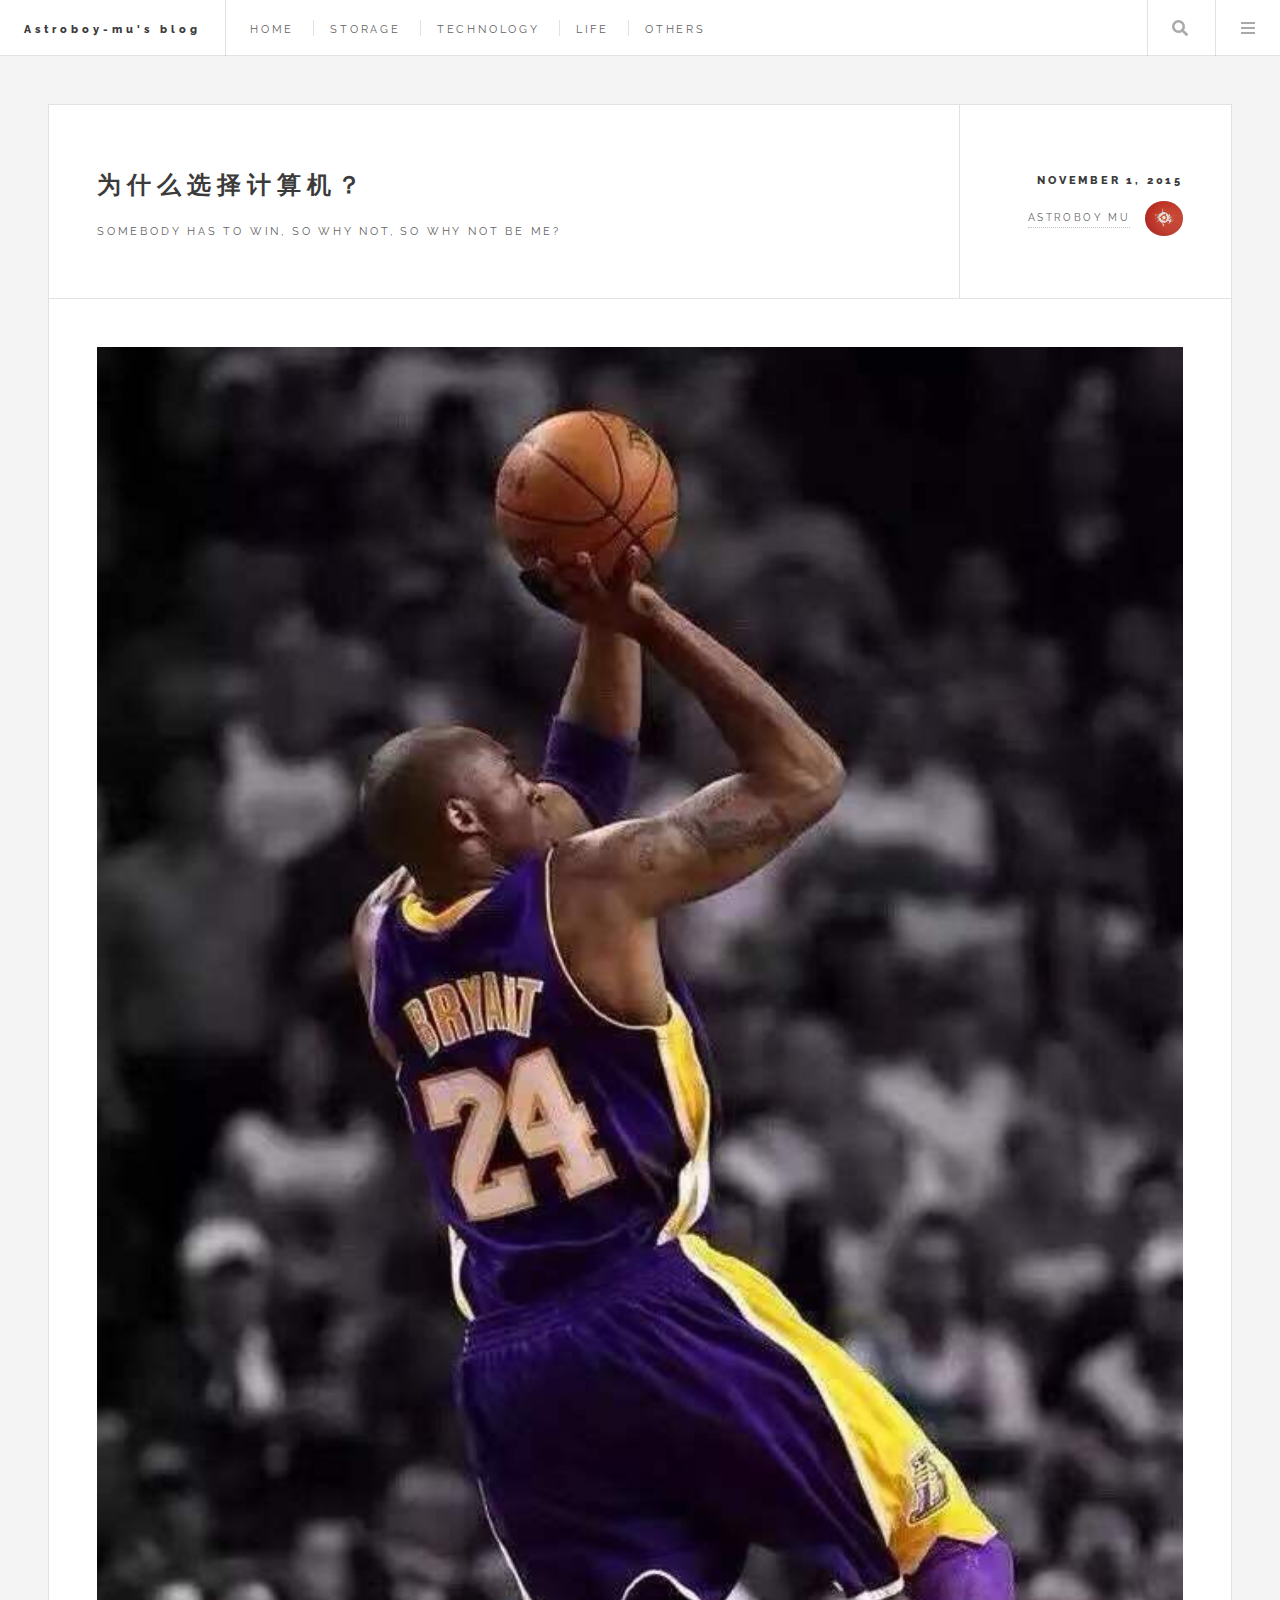
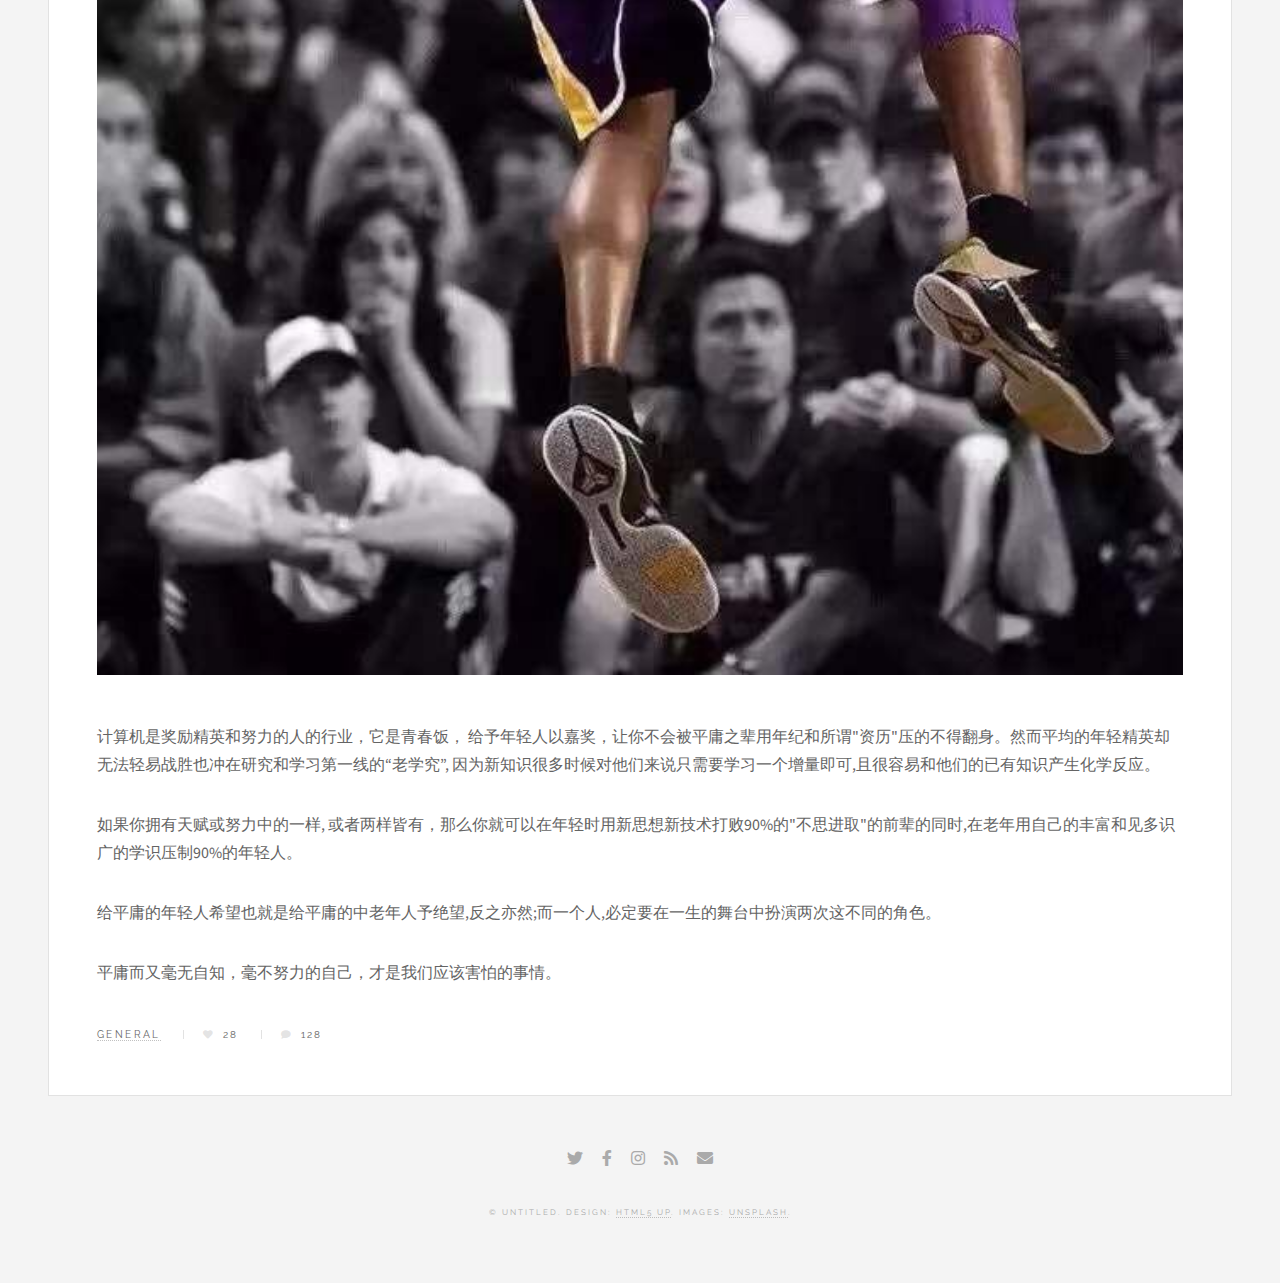
<file: kobe.html>
<!DOCTYPE HTML>
<!--
	Future Imperfect by HTML5 UP
	html5up.net | @ajlkn
	Free for personal and commercial use under the CCA 3.0 license (html5up.net/license)
-->
<html>
	<head>
		<title>Single - Future Imperfect by HTML5 UP</title>
		<meta charset="utf-8" />
		<meta name="viewport" content="width=device-width, initial-scale=1, user-scalable=no" />
		<link rel="stylesheet" href="assets/css/main.css" />
	</head>
	<body class="single is-preload">

		<!-- Wrapper -->
			<div id="wrapper">

				<!-- Header -->
					<header id="header">
						<h1><a href="index.html">Astroboy-mu's blog</a></h1>
						<nav class="links">
							<ul>
								<!-- 顶部标签栏 -->
								<li><a href="#">Home</a></li>  		<!-- home page -->
								<li><a href="#">Storage</a></li> 	<!-- 存储 -->
								<li><a href="#">Technology</a></li> <!-- 技术 -->
								<li><a href="#">Life</a></li> 		<!-- 生活 -->
								<li><a href="#">others</a></li> 	<!-- 其他 -->
							</ul>
						</nav>
						<nav class="main">
							<ul>
								<li class="search">
									<a class="fa-search" href="#search">Search</a>
									<form id="search" method="get" action="#">
										<input type="text" name="query" placeholder="Search" />
									</form>
								</li>
								<li class="menu">
									<a class="fa-bars" href="#menu">Menu</a>
								</li>
							</ul>
						</nav>
					</header>

				<!-- Menu -->
					<section id="menu">

						<!-- Search -->
							<section>
								<form class="search" method="get" action="#">
									<input type="text" name="query" placeholder="Search" />
								</form>
							</section>

						<!-- Links 链接可以链上其他本站的页面, 以后可以改-->
							<section>
								<ul class="links">
									<li>
										<a href="#">
											<h3>Lorem ipsum</h3>
											<p>Feugiat tempus veroeros dolor</p>
										</a>
									</li>
									<li>
										<a href="#">
											<h3>Dolor sit amet</h3>
											<p>Sed vitae justo condimentum</p>
										</a>
									</li>
									<li>
										<a href="#">
											<h3>Feugiat veroeros</h3>
											<p>Phasellus sed ultricies mi congue</p>
										</a>
									</li>
									<li>
										<a href="#">
											<h3>Etiam sed consequat</h3>
											<p>Porta lectus amet ultricies</p>
										</a>
									</li>
								</ul>
							</section>

						<!-- Actions 这个好像暂时没用不需要，先放这里-->
							<section>
								<ul class="actions stacked">
									<li><a href="#" class="button large fit">Log In</a></li>
								</ul>
							</section>

					</section>

				<!-- Main -->
					<div id="main">

						<!-- Post -->
							<article class="post">
								<header>
									<div class="title">
										<h2><a href="#">为什么选择计算机？</a></h2> <!-- 这篇文章的连接-->
										<p>Somebody has to win, so why not, so why not be me?</p>
									</div>
									<div class="meta">
										<time class="published" datetime="2015-11-01">November 1, 2015</time> <!-- 发布时间 -->
										<a href="#" class="author"><span class="name">Astroboy mu</span><img src="images/avatar.jpg" alt="" /></a>
									</div>
								</header>
								<span class="image featured"><img src="images/pic01.jpg" alt="" /></span>
								<p>计算机是奖励精英和努力的人的行业，它是青春饭， 给予年轻人以嘉奖，让你不会被平庸之辈用年纪和所谓"资历"压的不得翻身。然而平均的年轻精英却无法轻易战胜也冲在研究和学习第一线的“老学究”, 因为新知识很多时候对他们来说只需要学习一个增量即可,且很容易和他们的已有知识产生化学反应。</p>
								<p>如果你拥有天赋或努力中的一样, 或者两样皆有，那么你就可以在年轻时用新思想新技术打败90%的"不思进取"的前辈的同时,在老年用自己的丰富和见多识广的学识压制90%的年轻人。</p>
								<p>给平庸的年轻人希望也就是给平庸的中老年人予绝望,反之亦然;而一个人,必定要在一生的舞台中扮演两次这不同的角色。</p>
								<p>平庸而又毫无自知，毫不努力的自己，才是我们应该害怕的事情。</p>
								<footer>
									<ul class="stats">
										<li><a href="#">General</a></li>
										<li><a href="#" class="icon solid fa-heart">28</a></li>  	<!-- 点赞 -->
										<li><a href="#" class="icon solid fa-comment">128</a></li> 	<!-- 留言 -->
									</ul>
								</footer>
							</article>

					</div>

				<!-- Footer -->
					<section id="footer">
						<ul class="icons">
							<li><a href="#" class="icon brands fa-twitter"><span class="label">Twitter</span></a></li>
							<li><a href="#" class="icon brands fa-facebook-f"><span class="label">Facebook</span></a></li>
							<li><a href="#" class="icon brands fa-instagram"><span class="label">Instagram</span></a></li>
							<li><a href="#" class="icon solid fa-rss"><span class="label">RSS</span></a></li>
							<li><a href="#" class="icon solid fa-envelope"><span class="label">Email</span></a></li>
						</ul>
						<p class="copyright">&copy; Untitled. Design: <a href="http://html5up.net">HTML5 UP</a>. Images: <a href="http://unsplash.com">Unsplash</a>.</p>
					</section>

			</div>

		<!-- Scripts -->
			<script src="assets/js/jquery.min.js"></script>
			<script src="assets/js/browser.min.js"></script>
			<script src="assets/js/breakpoints.min.js"></script>
			<script src="assets/js/util.js"></script>
			<script src="assets/js/main.js"></script>

	</body>
</html>
</file>
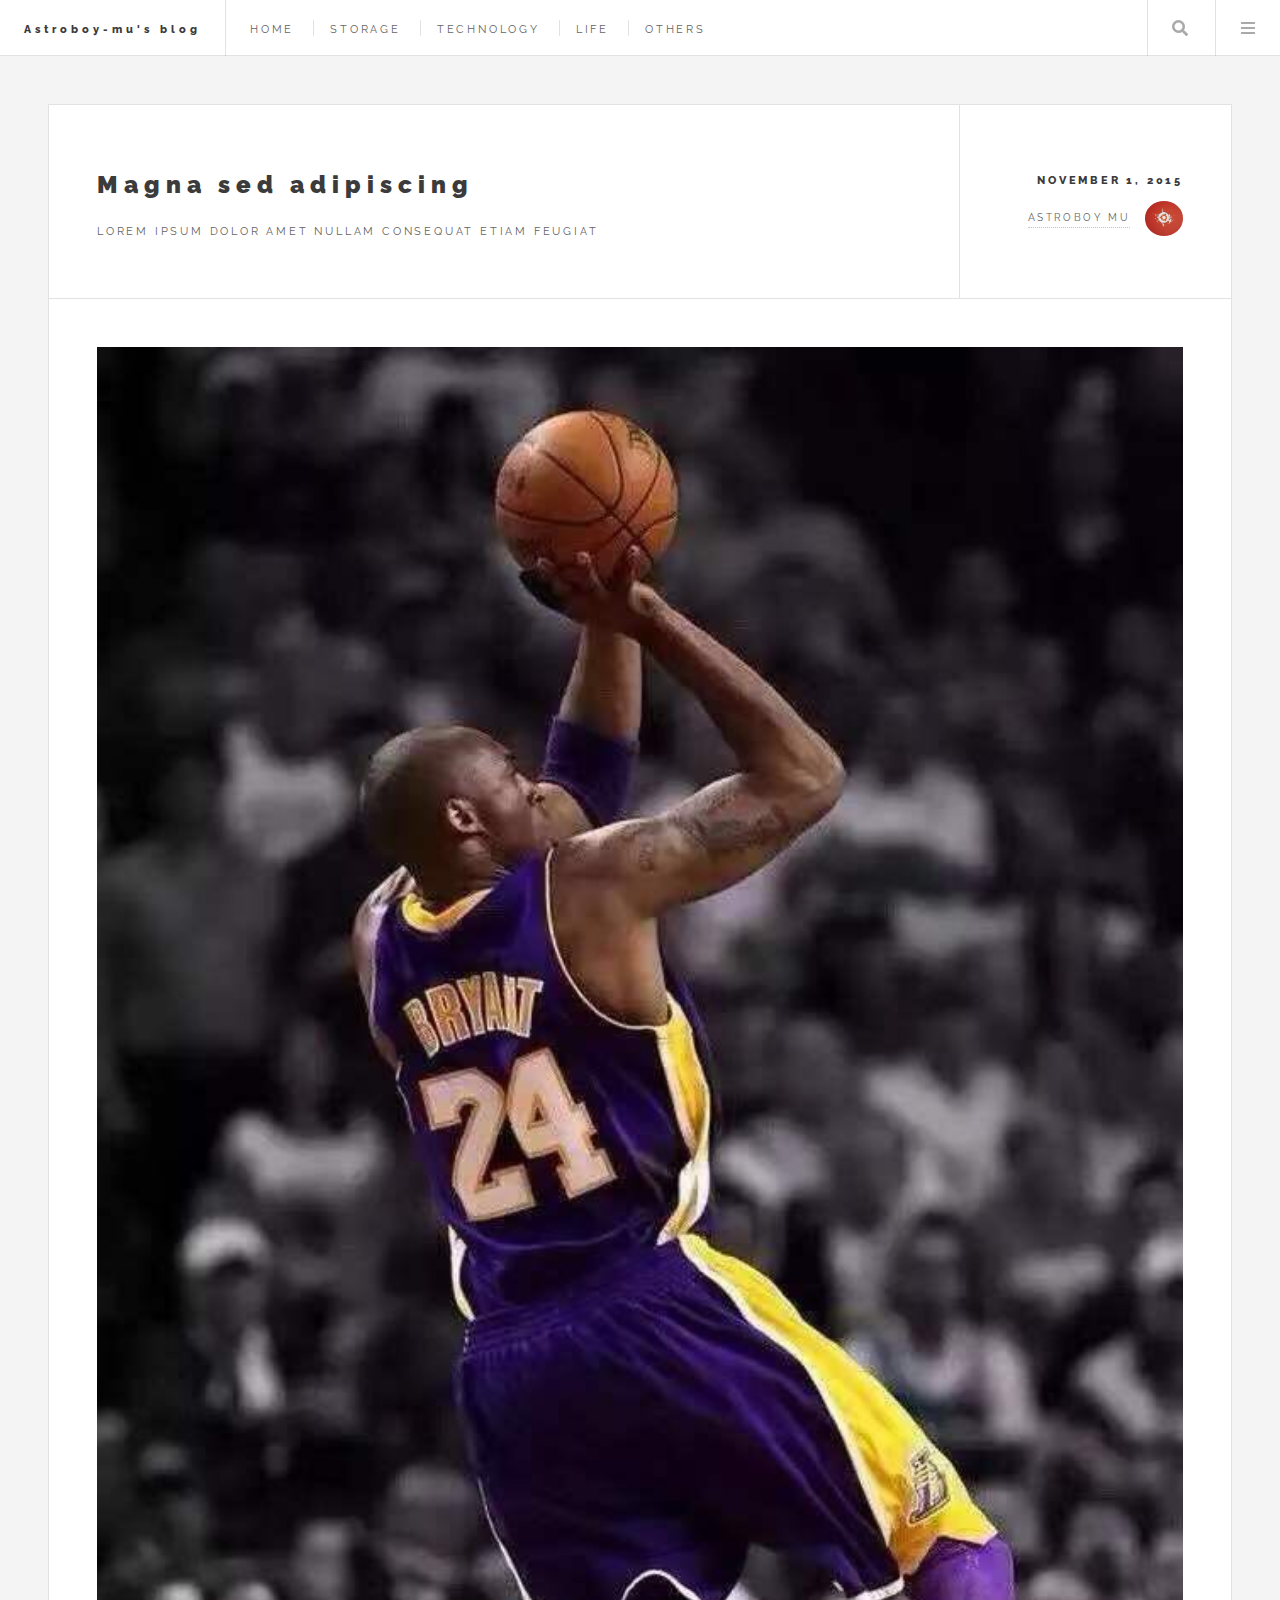
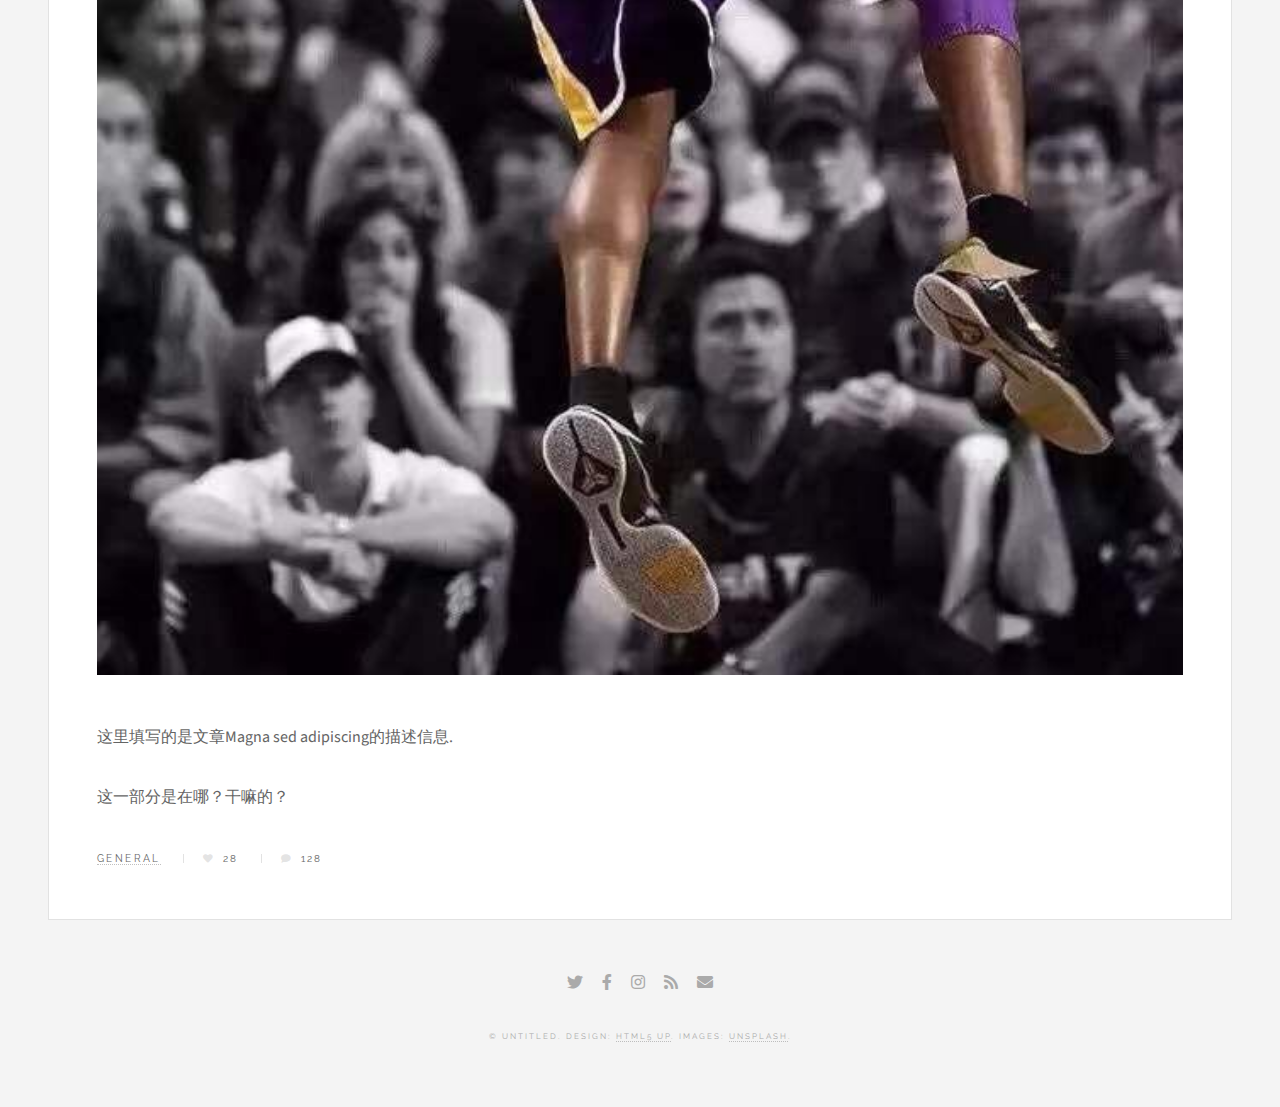
<file: single.html>
<!DOCTYPE HTML>
<!--
	Future Imperfect by HTML5 UP
	html5up.net | @ajlkn
	Free for personal and commercial use under the CCA 3.0 license (html5up.net/license)
-->
<html>
	<head>
		<title>Single - Future Imperfect by HTML5 UP</title>
		<meta charset="utf-8" />
		<meta name="viewport" content="width=device-width, initial-scale=1, user-scalable=no" />
		<link rel="stylesheet" href="assets/css/main.css" />
	</head>
	<body class="single is-preload">

		<!-- Wrapper -->
			<div id="wrapper">

				<!-- Header -->
					<header id="header">
						<h1><a href="index.html">Astroboy-mu's blog</a></h1>
						<nav class="links">
							<ul>
								<!-- 顶部标签栏 -->
								<li><a href="#">Home</a></li>  		<!-- home page -->
								<li><a href="#">Storage</a></li> 	<!-- 存储 -->
								<li><a href="#">Technology</a></li> <!-- 技术 -->
								<li><a href="#">Life</a></li> 		<!-- 生活 -->
								<li><a href="#">others</a></li> 	<!-- 其他 -->
							</ul>
						</nav>
						<nav class="main">
							<ul>
								<li class="search">
									<a class="fa-search" href="#search">Search</a>
									<form id="search" method="get" action="#">
										<input type="text" name="query" placeholder="Search" />
									</form>
								</li>
								<li class="menu">
									<a class="fa-bars" href="#menu">Menu</a>
								</li>
							</ul>
						</nav>
					</header>

				<!-- Menu -->
					<section id="menu">

						<!-- Search -->
							<section>
								<form class="search" method="get" action="#">
									<input type="text" name="query" placeholder="Search" />
								</form>
							</section>

						<!-- Links 链接可以链上其他本站的页面, 以后可以改-->
							<section>
								<ul class="links">
									<li>
										<a href="#">
											<h3>Lorem ipsum</h3>
											<p>Feugiat tempus veroeros dolor</p>
										</a>
									</li>
									<li>
										<a href="#">
											<h3>Dolor sit amet</h3>
											<p>Sed vitae justo condimentum</p>
										</a>
									</li>
									<li>
										<a href="#">
											<h3>Feugiat veroeros</h3>
											<p>Phasellus sed ultricies mi congue</p>
										</a>
									</li>
									<li>
										<a href="#">
											<h3>Etiam sed consequat</h3>
											<p>Porta lectus amet ultricies</p>
										</a>
									</li>
								</ul>
							</section>

						<!-- Actions 这个好像暂时没用不需要，先放这里-->
							<section>
								<ul class="actions stacked">
									<li><a href="#" class="button large fit">Log In</a></li>
								</ul>
							</section>

					</section>

				<!-- Main -->
					<div id="main">

						<!-- Post -->
							<article class="post">
								<header>
									<div class="title">
										<h2><a href="#">Magna sed adipiscing</a></h2> <!-- 这篇文章的连接-->
										<p>Lorem ipsum dolor amet nullam consequat etiam feugiat</p>
									</div>
									<div class="meta">
										<time class="published" datetime="2015-11-01">November 1, 2015</time> <!-- 发布时间 -->
										<a href="#" class="author"><span class="name">Astroboy mu</span><img src="images/avatar.jpg" alt="" /></a>
									</div>
								</header>
								<span class="image featured"><img src="images/pic01.jpg" alt="" /></span>
								<p>这里填写的是文章Magna sed adipiscing的描述信息.</p>
								<p>这一部分是在哪？干嘛的？</p>
								<footer>
									<ul class="stats">
										<li><a href="#">General</a></li>
										<li><a href="#" class="icon solid fa-heart">28</a></li>  	<!-- 点赞 -->
										<li><a href="#" class="icon solid fa-comment">128</a></li> 	<!-- 留言 -->
									</ul>
								</footer>
							</article>

					</div>

				<!-- Footer -->
					<section id="footer">
						<ul class="icons">
							<li><a href="#" class="icon brands fa-twitter"><span class="label">Twitter</span></a></li>
							<li><a href="#" class="icon brands fa-facebook-f"><span class="label">Facebook</span></a></li>
							<li><a href="#" class="icon brands fa-instagram"><span class="label">Instagram</span></a></li>
							<li><a href="#" class="icon solid fa-rss"><span class="label">RSS</span></a></li>
							<li><a href="#" class="icon solid fa-envelope"><span class="label">Email</span></a></li>
						</ul>
						<p class="copyright">&copy; Untitled. Design: <a href="http://html5up.net">HTML5 UP</a>. Images: <a href="http://unsplash.com">Unsplash</a>.</p>
					</section>

			</div>

		<!-- Scripts -->
			<script src="assets/js/jquery.min.js"></script>
			<script src="assets/js/browser.min.js"></script>
			<script src="assets/js/breakpoints.min.js"></script>
			<script src="assets/js/util.js"></script>
			<script src="assets/js/main.js"></script>

	</body>
</html>
</file>
<file: assets/css/main.css>
@import url(fontawesome-all.min.css);
@import url("https://fonts.googleapis.com/css?family=Source+Sans+Pro:400,700|Raleway:400,800,900");

/*
	Future Imperfect by HTML5 UP
	html5up.net | @ajlkn
	Free for personal and commercial use under the CCA 3.0 license (html5up.net/license)
*/

html, body, div, span, applet, object,
iframe, h1, h2, h3, h4, h5, h6, p, blockquote,
pre, a, abbr, acronym, address, big, cite,
code, del, dfn, em, img, ins, kbd, q, s, samp,
small, strike, strong, sub, sup, tt, var, b,
u, i, center, dl, dt, dd, ol, ul, li, fieldset,
form, label, legend, table, caption, tbody,
tfoot, thead, tr, th, td, article, aside,
canvas, details, embed, figure, figcaption,
footer, header, hgroup, menu, nav, output, ruby,
section, summary, time, mark, audio, video {
	margin: 0;
	padding: 0;
	border: 0;
	font-size: 100%;
	font: inherit;
	vertical-align: baseline;}

article, aside, details, figcaption, figure,
footer, header, hgroup, menu, nav, section {
	display: block;}

body {
	line-height: 1;
}

ol, ul {
	list-style: none;
}

blockquote, q {
	quotes: none;
}

	blockquote:before, blockquote:after, q:before, q:after {
		content: '';
		content: none;
	}

table {
	border-collapse: collapse;
	border-spacing: 0;
}

body {
	-webkit-text-size-adjust: none;
}

mark {
	background-color: transparent;
	color: inherit;
}

input::-moz-focus-inner {
	border: 0;
	padding: 0;
}

input, select, textarea {
	-moz-appearance: none;
	-webkit-appearance: none;
	-ms-appearance: none;
	appearance: none;
}

/* Basic */

	@-ms-viewport {
		width: device-width;
	}

	body {
		-ms-overflow-style: scrollbar;
	}

	@media screen and (max-width: 480px) {

		html, body {
			min-width: 320px;
		}

	}

	html {
		box-sizing: border-box;
	}

	*, *:before, *:after {
		box-sizing: inherit;
	}

	body {
		background: #f4f4f4;
	}

		body.is-preload *, body.is-preload *:before, body.is-preload *:after {
			-moz-animation: none !important;
			-webkit-animation: none !important;
			-ms-animation: none !important;
			animation: none !important;
			-moz-transition: none !important;
			-webkit-transition: none !important;
			-ms-transition: none !important;
			transition: none !important;
		}

/* Type */

	body, input, select, textarea {
		color: #646464;
		font-family: "Source Sans Pro", Helvetica, sans-serif;
		font-size: 14pt;
		font-weight: 400;
		line-height: 1.75;
	}

		@media screen and (max-width: 1680px) {

			body, input, select, textarea {
				font-size: 12pt;
			}

		}

		@media screen and (max-width: 1280px) {

			body, input, select, textarea {
				font-size: 12pt;
			}

		}

		@media screen and (max-width: 980px) {

			body, input, select, textarea {
				font-size: 12pt;
			}

		}

		@media screen and (max-width: 736px) {

			body, input, select, textarea {
				font-size: 12pt;
			}

		}

		@media screen and (max-width: 480px) {

			body, input, select, textarea {
				font-size: 12pt;
			}

		}

	a {
		-moz-transition: color 0.2s ease, border-bottom-color 0.2s ease;
		-webkit-transition: color 0.2s ease, border-bottom-color 0.2s ease;
		-ms-transition: color 0.2s ease, border-bottom-color 0.2s ease;
		transition: color 0.2s ease, border-bottom-color 0.2s ease;
		border-bottom: dotted 1px rgba(160, 160, 160, 0.65);
		color: inherit;
		text-decoration: none;
	}

		a:before {
			-moz-transition: color 0.2s ease;
			-webkit-transition: color 0.2s ease;
			-ms-transition: color 0.2s ease;
			transition: color 0.2s ease;
		}

		a:hover {
			border-bottom-color: transparent;
			color: #2ebaae !important;
		}

			a:hover:before {
				color: #2ebaae !important;
			}

	strong, b {
		color: #3c3b3b;
		font-weight: 700;
	}

	em, i {
		font-style: italic;
	}

	p {
		margin: 0 0 2em 0;
	}

	h1, h2, h3, h4, h5, h6 {
		color: #3c3b3b;
		font-family: "Raleway", Helvetica, sans-serif;
		font-weight: 800;
		letter-spacing: 0.25em;
		line-height: 1.65;
		margin: 0 0 1em 0;
		/*text-transform: uppercase;*/
		text-transform: none;
	}

		h1 a, h2 a, h3 a, h4 a, h5 a, h6 a {
			color: inherit;
			border-bottom: 0;
		}

	h2 {
		font-size: 1.1em;
	}

	h3 {
		font-size: 0.9em;
	}

	h4 {
		font-size: 0.7em;
	}

	h5 {
		font-size: 0.7em;
	}

	h6 {
		font-size: 0.7em;
	}

	sub {
		font-size: 0.8em;
		position: relative;
		top: 0.5em;
	}

	sup {
		font-size: 0.8em;
		position: relative;
		top: -0.5em;
	}

	blockquote {
		border-left: solid 4px rgba(160, 160, 160, 0.3);
		font-style: italic;
		margin: 0 0 2em 0;
		padding: 0.5em 0 0.5em 2em;
	}

	code {
		background: rgba(160, 160, 160, 0.075);
		border: solid 1px rgba(160, 160, 160, 0.3);
		font-family: "Courier New", monospace;
		font-size: 0.9em;
		margin: 0 0.25em;
		padding: 0.25em 0.65em;
	}

	pre {
		-webkit-overflow-scrolling: touch;
		font-family: "Courier New", monospace;
		font-size: 0.9em;
		margin: 0 0 2em 0;
	}

		pre code {
			display: block;
			line-height: 1.75em;
			padding: 1em 1.5em;
			overflow-x: auto;
		}

	hr {
		border: 0;
		border-bottom: solid 1px rgba(160, 160, 160, 0.3);
		margin: 2em 0;
	}

		hr.major {
			margin: 3em 0;
		}

	.align-left {
		text-align: left;
	}

	.align-center {
		text-align: center;
	}

	.align-right {
		text-align: right;
	}

/* Row */

	.row {
		display: flex;
		flex-wrap: wrap;
		box-sizing: border-box;
		align-items: stretch;
	}

		.row > * {
			box-sizing: border-box;
		}

		.row.gtr-uniform > * > :last-child {
			margin-bottom: 0;
		}

		.row.aln-left {
			justify-content: flex-start;
		}

		.row.aln-center {
			justify-content: center;
		}

		.row.aln-right {
			justify-content: flex-end;
		}

		.row.aln-top {
			align-items: flex-start;
		}

		.row.aln-middle {
			align-items: center;
		}

		.row.aln-bottom {
			align-items: flex-end;
		}

		.row > .imp {
			order: -1;
		}

		.row > .col-1 {
			width: 8.33333%;
		}

		.row > .off-1 {
			margin-left: 8.33333%;
		}

		.row > .col-2 {
			width: 16.66667%;
		}

		.row > .off-2 {
			margin-left: 16.66667%;
		}

		.row > .col-3 {
			width: 25%;
		}

		.row > .off-3 {
			margin-left: 25%;
		}

		.row > .col-4 {
			width: 33.33333%;
		}

		.row > .off-4 {
			margin-left: 33.33333%;
		}

		.row > .col-5 {
			width: 41.66667%;
		}

		.row > .off-5 {
			margin-left: 41.66667%;
		}

		.row > .col-6 {
			width: 50%;
		}

		.row > .off-6 {
			margin-left: 50%;
		}

		.row > .col-7 {
			width: 58.33333%;
		}

		.row > .off-7 {
			margin-left: 58.33333%;
		}

		.row > .col-8 {
			width: 66.66667%;
		}

		.row > .off-8 {
			margin-left: 66.66667%;
		}

		.row > .col-9 {
			width: 75%;
		}

		.row > .off-9 {
			margin-left: 75%;
		}

		.row > .col-10 {
			width: 83.33333%;
		}

		.row > .off-10 {
			margin-left: 83.33333%;
		}

		.row > .col-11 {
			width: 91.66667%;
		}

		.row > .off-11 {
			margin-left: 91.66667%;
		}

		.row > .col-12 {
			width: 100%;
		}

		.row > .off-12 {
			margin-left: 100%;
		}

		.row.gtr-0 {
			margin-top: 0;
			margin-left: 0em;
		}

			.row.gtr-0 > * {
				padding: 0 0 0 0em;
			}

			.row.gtr-0.gtr-uniform {
				margin-top: 0em;
			}

				.row.gtr-0.gtr-uniform > * {
					padding-top: 0em;
				}

		.row.gtr-25 {
			margin-top: 0;
			margin-left: -0.25em;
		}

			.row.gtr-25 > * {
				padding: 0 0 0 0.25em;
			}

			.row.gtr-25.gtr-uniform {
				margin-top: -0.25em;
			}

				.row.gtr-25.gtr-uniform > * {
					padding-top: 0.25em;
				}

		.row.gtr-50 {
			margin-top: 0;
			margin-left: -0.5em;
		}

			.row.gtr-50 > * {
				padding: 0 0 0 0.5em;
			}

			.row.gtr-50.gtr-uniform {
				margin-top: -0.5em;
			}

				.row.gtr-50.gtr-uniform > * {
					padding-top: 0.5em;
				}

		.row {
			margin-top: 0;
			margin-left: -1em;
		}

			.row > * {
				padding: 0 0 0 1em;
			}

			.row.gtr-uniform {
				margin-top: -1em;
			}

				.row.gtr-uniform > * {
					padding-top: 1em;
				}

		.row.gtr-150 {
			margin-top: 0;
			margin-left: -1.5em;
		}

			.row.gtr-150 > * {
				padding: 0 0 0 1.5em;
			}

			.row.gtr-150.gtr-uniform {
				margin-top: -1.5em;
			}

				.row.gtr-150.gtr-uniform > * {
					padding-top: 1.5em;
				}

		.row.gtr-200 {
			margin-top: 0;
			margin-left: -2em;
		}

			.row.gtr-200 > * {
				padding: 0 0 0 2em;
			}

			.row.gtr-200.gtr-uniform {
				margin-top: -2em;
			}

				.row.gtr-200.gtr-uniform > * {
					padding-top: 2em;
				}

		@media screen and (max-width: 1680px) {

			.row {
				display: flex;
				flex-wrap: wrap;
				box-sizing: border-box;
				align-items: stretch;
			}

				.row > * {
					box-sizing: border-box;
				}

				.row.gtr-uniform > * > :last-child {
					margin-bottom: 0;
				}

				.row.aln-left {
					justify-content: flex-start;
				}

				.row.aln-center {
					justify-content: center;
				}

				.row.aln-right {
					justify-content: flex-end;
				}

				.row.aln-top {
					align-items: flex-start;
				}

				.row.aln-middle {
					align-items: center;
				}

				.row.aln-bottom {
					align-items: flex-end;
				}

				.row > .imp-xlarge {
					order: -1;
				}

				.row > .col-1-xlarge {
					width: 8.33333%;
				}

				.row > .off-1-xlarge {
					margin-left: 8.33333%;
				}

				.row > .col-2-xlarge {
					width: 16.66667%;
				}

				.row > .off-2-xlarge {
					margin-left: 16.66667%;
				}

				.row > .col-3-xlarge {
					width: 25%;
				}

				.row > .off-3-xlarge {
					margin-left: 25%;
				}

				.row > .col-4-xlarge {
					width: 33.33333%;
				}

				.row > .off-4-xlarge {
					margin-left: 33.33333%;
				}

				.row > .col-5-xlarge {
					width: 41.66667%;
				}

				.row > .off-5-xlarge {
					margin-left: 41.66667%;
				}

				.row > .col-6-xlarge {
					width: 50%;
				}

				.row > .off-6-xlarge {
					margin-left: 50%;
				}

				.row > .col-7-xlarge {
					width: 58.33333%;
				}

				.row > .off-7-xlarge {
					margin-left: 58.33333%;
				}

				.row > .col-8-xlarge {
					width: 66.66667%;
				}

				.row > .off-8-xlarge {
					margin-left: 66.66667%;
				}

				.row > .col-9-xlarge {
					width: 75%;
				}

				.row > .off-9-xlarge {
					margin-left: 75%;
				}

				.row > .col-10-xlarge {
					width: 83.33333%;
				}

				.row > .off-10-xlarge {
					margin-left: 83.33333%;
				}

				.row > .col-11-xlarge {
					width: 91.66667%;
				}

				.row > .off-11-xlarge {
					margin-left: 91.66667%;
				}

				.row > .col-12-xlarge {
					width: 100%;
				}

				.row > .off-12-xlarge {
					margin-left: 100%;
				}

				.row.gtr-0 {
					margin-top: 0;
					margin-left: 0em;
				}

					.row.gtr-0 > * {
						padding: 0 0 0 0em;
					}

					.row.gtr-0.gtr-uniform {
						margin-top: 0em;
					}

						.row.gtr-0.gtr-uniform > * {
							padding-top: 0em;
						}

				.row.gtr-25 {
					margin-top: 0;
					margin-left: -0.25em;
				}

					.row.gtr-25 > * {
						padding: 0 0 0 0.25em;
					}

					.row.gtr-25.gtr-uniform {
						margin-top: -0.25em;
					}

						.row.gtr-25.gtr-uniform > * {
							padding-top: 0.25em;
						}

				.row.gtr-50 {
					margin-top: 0;
					margin-left: -0.5em;
				}

					.row.gtr-50 > * {
						padding: 0 0 0 0.5em;
					}

					.row.gtr-50.gtr-uniform {
						margin-top: -0.5em;
					}

						.row.gtr-50.gtr-uniform > * {
							padding-top: 0.5em;
						}

				.row {
					margin-top: 0;
					margin-left: -1em;
				}

					.row > * {
						padding: 0 0 0 1em;
					}

					.row.gtr-uniform {
						margin-top: -1em;
					}

						.row.gtr-uniform > * {
							padding-top: 1em;
						}

				.row.gtr-150 {
					margin-top: 0;
					margin-left: -1.5em;
				}

					.row.gtr-150 > * {
						padding: 0 0 0 1.5em;
					}

					.row.gtr-150.gtr-uniform {
						margin-top: -1.5em;
					}

						.row.gtr-150.gtr-uniform > * {
							padding-top: 1.5em;
						}

				.row.gtr-200 {
					margin-top: 0;
					margin-left: -2em;
				}

					.row.gtr-200 > * {
						padding: 0 0 0 2em;
					}

					.row.gtr-200.gtr-uniform {
						margin-top: -2em;
					}

						.row.gtr-200.gtr-uniform > * {
							padding-top: 2em;
						}

		}

		@media screen and (max-width: 1280px) {

			.row {
				display: flex;
				flex-wrap: wrap;
				box-sizing: border-box;
				align-items: stretch;
			}

				.row > * {
					box-sizing: border-box;
				}

				.row.gtr-uniform > * > :last-child {
					margin-bottom: 0;
				}

				.row.aln-left {
					justify-content: flex-start;
				}

				.row.aln-center {
					justify-content: center;
				}

				.row.aln-right {
					justify-content: flex-end;
				}

				.row.aln-top {
					align-items: flex-start;
				}

				.row.aln-middle {
					align-items: center;
				}

				.row.aln-bottom {
					align-items: flex-end;
				}

				.row > .imp-large {
					order: -1;
				}

				.row > .col-1-large {
					width: 8.33333%;
				}

				.row > .off-1-large {
					margin-left: 8.33333%;
				}

				.row > .col-2-large {
					width: 16.66667%;
				}

				.row > .off-2-large {
					margin-left: 16.66667%;
				}

				.row > .col-3-large {
					width: 25%;
				}

				.row > .off-3-large {
					margin-left: 25%;
				}

				.row > .col-4-large {
					width: 33.33333%;
				}

				.row > .off-4-large {
					margin-left: 33.33333%;
				}

				.row > .col-5-large {
					width: 41.66667%;
				}

				.row > .off-5-large {
					margin-left: 41.66667%;
				}

				.row > .col-6-large {
					width: 50%;
				}

				.row > .off-6-large {
					margin-left: 50%;
				}

				.row > .col-7-large {
					width: 58.33333%;
				}

				.row > .off-7-large {
					margin-left: 58.33333%;
				}

				.row > .col-8-large {
					width: 66.66667%;
				}

				.row > .off-8-large {
					margin-left: 66.66667%;
				}

				.row > .col-9-large {
					width: 75%;
				}

				.row > .off-9-large {
					margin-left: 75%;
				}

				.row > .col-10-large {
					width: 83.33333%;
				}

				.row > .off-10-large {
					margin-left: 83.33333%;
				}

				.row > .col-11-large {
					width: 91.66667%;
				}

				.row > .off-11-large {
					margin-left: 91.66667%;
				}

				.row > .col-12-large {
					width: 100%;
				}

				.row > .off-12-large {
					margin-left: 100%;
				}

				.row.gtr-0 {
					margin-top: 0;
					margin-left: 0em;
				}

					.row.gtr-0 > * {
						padding: 0 0 0 0em;
					}

					.row.gtr-0.gtr-uniform {
						margin-top: 0em;
					}

						.row.gtr-0.gtr-uniform > * {
							padding-top: 0em;
						}

				.row.gtr-25 {
					margin-top: 0;
					margin-left: -0.25em;
				}

					.row.gtr-25 > * {
						padding: 0 0 0 0.25em;
					}

					.row.gtr-25.gtr-uniform {
						margin-top: -0.25em;
					}

						.row.gtr-25.gtr-uniform > * {
							padding-top: 0.25em;
						}

				.row.gtr-50 {
					margin-top: 0;
					margin-left: -0.5em;
				}

					.row.gtr-50 > * {
						padding: 0 0 0 0.5em;
					}

					.row.gtr-50.gtr-uniform {
						margin-top: -0.5em;
					}

						.row.gtr-50.gtr-uniform > * {
							padding-top: 0.5em;
						}

				.row {
					margin-top: 0;
					margin-left: -1em;
				}

					.row > * {
						padding: 0 0 0 1em;
					}

					.row.gtr-uniform {
						margin-top: -1em;
					}

						.row.gtr-uniform > * {
							padding-top: 1em;
						}

				.row.gtr-150 {
					margin-top: 0;
					margin-left: -1.5em;
				}

					.row.gtr-150 > * {
						padding: 0 0 0 1.5em;
					}

					.row.gtr-150.gtr-uniform {
						margin-top: -1.5em;
					}

						.row.gtr-150.gtr-uniform > * {
							padding-top: 1.5em;
						}

				.row.gtr-200 {
					margin-top: 0;
					margin-left: -2em;
				}

					.row.gtr-200 > * {
						padding: 0 0 0 2em;
					}

					.row.gtr-200.gtr-uniform {
						margin-top: -2em;
					}

						.row.gtr-200.gtr-uniform > * {
							padding-top: 2em;
						}

		}

		@media screen and (max-width: 980px) {

			.row {
				display: flex;
				flex-wrap: wrap;
				box-sizing: border-box;
				align-items: stretch;
			}

				.row > * {
					box-sizing: border-box;
				}

				.row.gtr-uniform > * > :last-child {
					margin-bottom: 0;
				}

				.row.aln-left {
					justify-content: flex-start;
				}

				.row.aln-center {
					justify-content: center;
				}

				.row.aln-right {
					justify-content: flex-end;
				}

				.row.aln-top {
					align-items: flex-start;
				}

				.row.aln-middle {
					align-items: center;
				}

				.row.aln-bottom {
					align-items: flex-end;
				}

				.row > .imp-medium {
					order: -1;
				}

				.row > .col-1-medium {
					width: 8.33333%;
				}

				.row > .off-1-medium {
					margin-left: 8.33333%;
				}

				.row > .col-2-medium {
					width: 16.66667%;
				}

				.row > .off-2-medium {
					margin-left: 16.66667%;
				}

				.row > .col-3-medium {
					width: 25%;
				}

				.row > .off-3-medium {
					margin-left: 25%;
				}

				.row > .col-4-medium {
					width: 33.33333%;
				}

				.row > .off-4-medium {
					margin-left: 33.33333%;
				}

				.row > .col-5-medium {
					width: 41.66667%;
				}

				.row > .off-5-medium {
					margin-left: 41.66667%;
				}

				.row > .col-6-medium {
					width: 50%;
				}

				.row > .off-6-medium {
					margin-left: 50%;
				}

				.row > .col-7-medium {
					width: 58.33333%;
				}

				.row > .off-7-medium {
					margin-left: 58.33333%;
				}

				.row > .col-8-medium {
					width: 66.66667%;
				}

				.row > .off-8-medium {
					margin-left: 66.66667%;
				}

				.row > .col-9-medium {
					width: 75%;
				}

				.row > .off-9-medium {
					margin-left: 75%;
				}

				.row > .col-10-medium {
					width: 83.33333%;
				}

				.row > .off-10-medium {
					margin-left: 83.33333%;
				}

				.row > .col-11-medium {
					width: 91.66667%;
				}

				.row > .off-11-medium {
					margin-left: 91.66667%;
				}

				.row > .col-12-medium {
					width: 100%;
				}

				.row > .off-12-medium {
					margin-left: 100%;
				}

				.row.gtr-0 {
					margin-top: 0;
					margin-left: 0em;
				}

					.row.gtr-0 > * {
						padding: 0 0 0 0em;
					}

					.row.gtr-0.gtr-uniform {
						margin-top: 0em;
					}

						.row.gtr-0.gtr-uniform > * {
							padding-top: 0em;
						}

				.row.gtr-25 {
					margin-top: 0;
					margin-left: -0.25em;
				}

					.row.gtr-25 > * {
						padding: 0 0 0 0.25em;
					}

					.row.gtr-25.gtr-uniform {
						margin-top: -0.25em;
					}

						.row.gtr-25.gtr-uniform > * {
							padding-top: 0.25em;
						}

				.row.gtr-50 {
					margin-top: 0;
					margin-left: -0.5em;
				}

					.row.gtr-50 > * {
						padding: 0 0 0 0.5em;
					}

					.row.gtr-50.gtr-uniform {
						margin-top: -0.5em;
					}

						.row.gtr-50.gtr-uniform > * {
							padding-top: 0.5em;
						}

				.row {
					margin-top: 0;
					margin-left: -1em;
				}

					.row > * {
						padding: 0 0 0 1em;
					}

					.row.gtr-uniform {
						margin-top: -1em;
					}

						.row.gtr-uniform > * {
							padding-top: 1em;
						}

				.row.gtr-150 {
					margin-top: 0;
					margin-left: -1.5em;
				}

					.row.gtr-150 > * {
						padding: 0 0 0 1.5em;
					}

					.row.gtr-150.gtr-uniform {
						margin-top: -1.5em;
					}

						.row.gtr-150.gtr-uniform > * {
							padding-top: 1.5em;
						}

				.row.gtr-200 {
					margin-top: 0;
					margin-left: -2em;
				}

					.row.gtr-200 > * {
						padding: 0 0 0 2em;
					}

					.row.gtr-200.gtr-uniform {
						margin-top: -2em;
					}

						.row.gtr-200.gtr-uniform > * {
							padding-top: 2em;
						}

		}

		@media screen and (max-width: 736px) {

			.row {
				display: flex;
				flex-wrap: wrap;
				box-sizing: border-box;
				align-items: stretch;
			}

				.row > * {
					box-sizing: border-box;
				}

				.row.gtr-uniform > * > :last-child {
					margin-bottom: 0;
				}

				.row.aln-left {
					justify-content: flex-start;
				}

				.row.aln-center {
					justify-content: center;
				}

				.row.aln-right {
					justify-content: flex-end;
				}

				.row.aln-top {
					align-items: flex-start;
				}

				.row.aln-middle {
					align-items: center;
				}

				.row.aln-bottom {
					align-items: flex-end;
				}

				.row > .imp-small {
					order: -1;
				}

				.row > .col-1-small {
					width: 8.33333%;
				}

				.row > .off-1-small {
					margin-left: 8.33333%;
				}

				.row > .col-2-small {
					width: 16.66667%;
				}

				.row > .off-2-small {
					margin-left: 16.66667%;
				}

				.row > .col-3-small {
					width: 25%;
				}

				.row > .off-3-small {
					margin-left: 25%;
				}

				.row > .col-4-small {
					width: 33.33333%;
				}

				.row > .off-4-small {
					margin-left: 33.33333%;
				}

				.row > .col-5-small {
					width: 41.66667%;
				}

				.row > .off-5-small {
					margin-left: 41.66667%;
				}

				.row > .col-6-small {
					width: 50%;
				}

				.row > .off-6-small {
					margin-left: 50%;
				}

				.row > .col-7-small {
					width: 58.33333%;
				}

				.row > .off-7-small {
					margin-left: 58.33333%;
				}

				.row > .col-8-small {
					width: 66.66667%;
				}

				.row > .off-8-small {
					margin-left: 66.66667%;
				}

				.row > .col-9-small {
					width: 75%;
				}

				.row > .off-9-small {
					margin-left: 75%;
				}

				.row > .col-10-small {
					width: 83.33333%;
				}

				.row > .off-10-small {
					margin-left: 83.33333%;
				}

				.row > .col-11-small {
					width: 91.66667%;
				}

				.row > .off-11-small {
					margin-left: 91.66667%;
				}

				.row > .col-12-small {
					width: 100%;
				}

				.row > .off-12-small {
					margin-left: 100%;
				}

				.row.gtr-0 {
					margin-top: 0;
					margin-left: 0em;
				}

					.row.gtr-0 > * {
						padding: 0 0 0 0em;
					}

					.row.gtr-0.gtr-uniform {
						margin-top: 0em;
					}

						.row.gtr-0.gtr-uniform > * {
							padding-top: 0em;
						}

				.row.gtr-25 {
					margin-top: 0;
					margin-left: -0.25em;
				}

					.row.gtr-25 > * {
						padding: 0 0 0 0.25em;
					}

					.row.gtr-25.gtr-uniform {
						margin-top: -0.25em;
					}

						.row.gtr-25.gtr-uniform > * {
							padding-top: 0.25em;
						}

				.row.gtr-50 {
					margin-top: 0;
					margin-left: -0.5em;
				}

					.row.gtr-50 > * {
						padding: 0 0 0 0.5em;
					}

					.row.gtr-50.gtr-uniform {
						margin-top: -0.5em;
					}

						.row.gtr-50.gtr-uniform > * {
							padding-top: 0.5em;
						}

				.row {
					margin-top: 0;
					margin-left: -1em;
				}

					.row > * {
						padding: 0 0 0 1em;
					}

					.row.gtr-uniform {
						margin-top: -1em;
					}

						.row.gtr-uniform > * {
							padding-top: 1em;
						}

				.row.gtr-150 {
					margin-top: 0;
					margin-left: -1.5em;
				}

					.row.gtr-150 > * {
						padding: 0 0 0 1.5em;
					}

					.row.gtr-150.gtr-uniform {
						margin-top: -1.5em;
					}

						.row.gtr-150.gtr-uniform > * {
							padding-top: 1.5em;
						}

				.row.gtr-200 {
					margin-top: 0;
					margin-left: -2em;
				}

					.row.gtr-200 > * {
						padding: 0 0 0 2em;
					}

					.row.gtr-200.gtr-uniform {
						margin-top: -2em;
					}

						.row.gtr-200.gtr-uniform > * {
							padding-top: 2em;
						}

		}

		@media screen and (max-width: 480px) {

			.row {
				display: flex;
				flex-wrap: wrap;
				box-sizing: border-box;
				align-items: stretch;
			}

				.row > * {
					box-sizing: border-box;
				}

				.row.gtr-uniform > * > :last-child {
					margin-bottom: 0;
				}

				.row.aln-left {
					justify-content: flex-start;
				}

				.row.aln-center {
					justify-content: center;
				}

				.row.aln-right {
					justify-content: flex-end;
				}

				.row.aln-top {
					align-items: flex-start;
				}

				.row.aln-middle {
					align-items: center;
				}

				.row.aln-bottom {
					align-items: flex-end;
				}

				.row > .imp-xsmall {
					order: -1;
				}

				.row > .col-1-xsmall {
					width: 8.33333%;
				}

				.row > .off-1-xsmall {
					margin-left: 8.33333%;
				}

				.row > .col-2-xsmall {
					width: 16.66667%;
				}

				.row > .off-2-xsmall {
					margin-left: 16.66667%;
				}

				.row > .col-3-xsmall {
					width: 25%;
				}

				.row > .off-3-xsmall {
					margin-left: 25%;
				}

				.row > .col-4-xsmall {
					width: 33.33333%;
				}

				.row > .off-4-xsmall {
					margin-left: 33.33333%;
				}

				.row > .col-5-xsmall {
					width: 41.66667%;
				}

				.row > .off-5-xsmall {
					margin-left: 41.66667%;
				}

				.row > .col-6-xsmall {
					width: 50%;
				}

				.row > .off-6-xsmall {
					margin-left: 50%;
				}

				.row > .col-7-xsmall {
					width: 58.33333%;
				}

				.row > .off-7-xsmall {
					margin-left: 58.33333%;
				}

				.row > .col-8-xsmall {
					width: 66.66667%;
				}

				.row > .off-8-xsmall {
					margin-left: 66.66667%;
				}

				.row > .col-9-xsmall {
					width: 75%;
				}

				.row > .off-9-xsmall {
					margin-left: 75%;
				}

				.row > .col-10-xsmall {
					width: 83.33333%;
				}

				.row > .off-10-xsmall {
					margin-left: 83.33333%;
				}

				.row > .col-11-xsmall {
					width: 91.66667%;
				}

				.row > .off-11-xsmall {
					margin-left: 91.66667%;
				}

				.row > .col-12-xsmall {
					width: 100%;
				}

				.row > .off-12-xsmall {
					margin-left: 100%;
				}

				.row.gtr-0 {
					margin-top: 0;
					margin-left: 0em;
				}

					.row.gtr-0 > * {
						padding: 0 0 0 0em;
					}

					.row.gtr-0.gtr-uniform {
						margin-top: 0em;
					}

						.row.gtr-0.gtr-uniform > * {
							padding-top: 0em;
						}

				.row.gtr-25 {
					margin-top: 0;
					margin-left: -0.25em;
				}

					.row.gtr-25 > * {
						padding: 0 0 0 0.25em;
					}

					.row.gtr-25.gtr-uniform {
						margin-top: -0.25em;
					}

						.row.gtr-25.gtr-uniform > * {
							padding-top: 0.25em;
						}

				.row.gtr-50 {
					margin-top: 0;
					margin-left: -0.5em;
				}

					.row.gtr-50 > * {
						padding: 0 0 0 0.5em;
					}

					.row.gtr-50.gtr-uniform {
						margin-top: -0.5em;
					}

						.row.gtr-50.gtr-uniform > * {
							padding-top: 0.5em;
						}

				.row {
					margin-top: 0;
					margin-left: -1em;
				}

					.row > * {
						padding: 0 0 0 1em;
					}

					.row.gtr-uniform {
						margin-top: -1em;
					}

						.row.gtr-uniform > * {
							padding-top: 1em;
						}

				.row.gtr-150 {
					margin-top: 0;
					margin-left: -1.5em;
				}

					.row.gtr-150 > * {
						padding: 0 0 0 1.5em;
					}

					.row.gtr-150.gtr-uniform {
						margin-top: -1.5em;
					}

						.row.gtr-150.gtr-uniform > * {
							padding-top: 1.5em;
						}

				.row.gtr-200 {
					margin-top: 0;
					margin-left: -2em;
				}

					.row.gtr-200 > * {
						padding: 0 0 0 2em;
					}

					.row.gtr-200.gtr-uniform {
						margin-top: -2em;
					}

						.row.gtr-200.gtr-uniform > * {
							padding-top: 2em;
						}

		}

/* Author */

	.author {
		display: -moz-flex;
		display: -webkit-flex;
		display: -ms-flex;
		display: flex;
		-moz-flex-direction: row;
		-webkit-flex-direction: row;
		-ms-flex-direction: row;
		flex-direction: row;
		-moz-align-items: center;
		-webkit-align-items: center;
		-ms-align-items: center;
		align-items: center;
		-moz-justify-content: -moz-flex-end;
		-webkit-justify-content: -webkit-flex-end;
		-ms-justify-content: -ms-flex-end;
		justify-content: flex-end;
		border-bottom: 0;
		font-family: "Raleway", Helvetica, sans-serif;
		font-size: 0.6em;
		font-weight: 400;
		letter-spacing: 0.25em;
		text-transform: uppercase;
		white-space: nowrap;
	}

		.author .name {
			-moz-transition: border-bottom-color 0.2s ease;
			-webkit-transition: border-bottom-color 0.2s ease;
			-ms-transition: border-bottom-color 0.2s ease;
			transition: border-bottom-color 0.2s ease;
			border-bottom: dotted 1px rgba(160, 160, 160, 0.65);
			display: block;
			margin: 0 1.5em 0 0;
		}

		.author img {
			border-radius: 100%;
			display: block;
			width: 4em;
		}

		.author:hover .name {
			border-bottom-color: transparent;
		}

/* Blurb */

	.blurb h2 {
		font-size: 0.8em;
		margin: 0 0 1.5em 0;
	}

	.blurb h3 {
		font-size: 0.7em;
	}

	.blurb p {
		font-size: 0.9em;
	}

/* Box */

	.box {
		border: solid 1px rgba(160, 160, 160, 0.3);
		margin-bottom: 2em;
		padding: 1.5em;
	}

		.box > :last-child,
		.box > :last-child > :last-child,
		.box > :last-child > :last-child > :last-child {
			margin-bottom: 0;
		}

		.box.alt {
			border: 0;
			border-radius: 0;
			padding: 0;
		}

/* Button */

	input[type="submit"],
	input[type="reset"],
	input[type="button"],
	button,
	.button {
		-moz-appearance: none;
		-webkit-appearance: none;
		-ms-appearance: none;
		appearance: none;
		-moz-transition: background-color 0.2s ease, box-shadow 0.2s ease, color 0.2s ease;
		-webkit-transition: background-color 0.2s ease, box-shadow 0.2s ease, color 0.2s ease;
		-ms-transition: background-color 0.2s ease, box-shadow 0.2s ease, color 0.2s ease;
		transition: background-color 0.2s ease, box-shadow 0.2s ease, color 0.2s ease;
		background-color: transparent;
		border: 0;
		box-shadow: inset 0 0 0 1px rgba(160, 160, 160, 0.3);
		color: #3c3b3b !important;
		cursor: pointer;
		display: inline-block;
		font-family: "Raleway", Helvetica, sans-serif;
		font-size: 0.6em;
		font-weight: 800;
		height: 4.8125em;
		letter-spacing: 0.25em;
		line-height: 4.8125em;
		padding: 0 2.5em;
		text-align: center;
		text-decoration: none;
		text-transform: uppercase;
		white-space: nowrap;
	}

		input[type="submit"]:hover,
		input[type="reset"]:hover,
		input[type="button"]:hover,
		button:hover,
		.button:hover {
			box-shadow: inset 0 0 0 1px #2ebaae;
			color: #2ebaae !important;
		}

			input[type="submit"]:hover:active,
			input[type="reset"]:hover:active,
			input[type="button"]:hover:active,
			button:hover:active,
			.button:hover:active {
				background-color: rgba(46, 186, 174, 0.05);
			}

		input[type="submit"]:before, input[type="submit"]:after,
		input[type="reset"]:before,
		input[type="reset"]:after,
		input[type="button"]:before,
		input[type="button"]:after,
		button:before,
		button:after,
		.button:before,
		.button:after {
			color: #aaaaaa;
			position: relative;
		}

		input[type="submit"]:before,
		input[type="reset"]:before,
		input[type="button"]:before,
		button:before,
		.button:before {
			left: -1em;
			padding: 0 0 0 0.75em;
		}

		input[type="submit"]:after,
		input[type="reset"]:after,
		input[type="button"]:after,
		button:after,
		.button:after {
			left: 1em;
			padding: 0 0.75em 0 0;
		}

		input[type="submit"].fit,
		input[type="reset"].fit,
		input[type="button"].fit,
		button.fit,
		.button.fit {
			width: 100%;
		}

		input[type="submit"].large,
		input[type="reset"].large,
		input[type="button"].large,
		button.large,
		.button.large {
			font-size: 0.7em;
			padding: 0 3em;
		}

		input[type="submit"].small,
		input[type="reset"].small,
		input[type="button"].small,
		button.small,
		.button.small {
			font-size: 0.5em;
		}

		input[type="submit"].disabled, input[type="submit"]:disabled,
		input[type="reset"].disabled,
		input[type="reset"]:disabled,
		input[type="button"].disabled,
		input[type="button"]:disabled,
		button.disabled,
		button:disabled,
		.button.disabled,
		.button:disabled {
			pointer-events: none;
			color: rgba(160, 160, 160, 0.3) !important;
		}

			input[type="submit"].disabled:before, input[type="submit"]:disabled:before,
			input[type="reset"].disabled:before,
			input[type="reset"]:disabled:before,
			input[type="button"].disabled:before,
			input[type="button"]:disabled:before,
			button.disabled:before,
			button:disabled:before,
			.button.disabled:before,
			.button:disabled:before {
				color: rgba(160, 160, 160, 0.3) !important;
			}

/* Form */

	form {
		margin: 0 0 2em 0;
	}

		form.search {
			text-decoration: none;
			position: relative;
		}

			form.search:before {
				-moz-osx-font-smoothing: grayscale;
				-webkit-font-smoothing: antialiased;
				display: inline-block;
				font-style: normal;
				font-variant: normal;
				text-rendering: auto;
				line-height: 1;
				text-transform: none !important;
				font-family: 'Font Awesome 5 Free';
				font-weight: 900;
			}

			form.search:before {
				color: #aaaaaa;
				content: '\f002';
				display: block;
				height: 2.75em;
				left: 0;
				line-height: 2.75em;
				position: absolute;
				text-align: center;
				top: 0;
				width: 2.5em;
			}

			form.search > input:first-child {
				padding-left: 2.5em;
			}

	label {
		color: #3c3b3b;
		display: block;
		font-size: 0.9em;
		font-weight: 700;
		margin: 0 0 1em 0;
	}

	input[type="text"],
	input[type="password"],
	input[type="email"],
	input[type="tel"],
	select,
	textarea {
		-moz-appearance: none;
		-webkit-appearance: none;
		-ms-appearance: none;
		appearance: none;
		background: rgba(160, 160, 160, 0.075);
		border: none;
		border: solid 1px rgba(160, 160, 160, 0.3);
		border-radius: 0;
		color: inherit;
		display: block;
		outline: 0;
		padding: 0 1em;
		text-decoration: none;
		width: 100%;
	}

		input[type="text"]:invalid,
		input[type="password"]:invalid,
		input[type="email"]:invalid,
		input[type="tel"]:invalid,
		select:invalid,
		textarea:invalid {
			box-shadow: none;
		}

		input[type="text"]:focus,
		input[type="password"]:focus,
		input[type="email"]:focus,
		input[type="tel"]:focus,
		select:focus,
		textarea:focus {
			border-color: #2ebaae;
			box-shadow: inset 0 0 0 1px #2ebaae;
		}

	.select-wrapper {
		text-decoration: none;
		display: block;
		position: relative;
	}

		.select-wrapper:before {
			-moz-osx-font-smoothing: grayscale;
			-webkit-font-smoothing: antialiased;
			display: inline-block;
			font-style: normal;
			font-variant: normal;
			text-rendering: auto;
			line-height: 1;
			text-transform: none !important;
			font-family: 'Font Awesome 5 Free';
			font-weight: 900;
		}

		.select-wrapper:before {
			color: rgba(160, 160, 160, 0.3);
			content: '\f078';
			display: block;
			height: 2.75em;
			line-height: 2.75em;
			pointer-events: none;
			position: absolute;
			right: 0;
			text-align: center;
			top: 0;
			width: 2.75em;
		}

		.select-wrapper select::-ms-expand {
			display: none;
		}

	select {
		background-image: url("data:image/svg+xml;charset=utf8,%3Csvg xmlns='http://www.w3.org/2000/svg' width='40' height='40' preserveAspectRatio='none' viewBox='0 0 40 40'%3E%3Cpath d='M9.4,12.3l10.4,10.4l10.4-10.4c0.2-0.2,0.5-0.4,0.9-0.4c0.3,0,0.6,0.1,0.9,0.4l3.3,3.3c0.2,0.2,0.4,0.5,0.4,0.9 c0,0.4-0.1,0.6-0.4,0.9L20.7,31.9c-0.2,0.2-0.5,0.4-0.9,0.4c-0.3,0-0.6-0.1-0.9-0.4L4.3,17.3c-0.2-0.2-0.4-0.5-0.4-0.9 c0-0.4,0.1-0.6,0.4-0.9l3.3-3.3c0.2-0.2,0.5-0.4,0.9-0.4S9.1,12.1,9.4,12.3z' fill='rgba(160, 160, 160, 0.3)' /%3E%3C/svg%3E");
		background-size: 1.25rem;
		background-repeat: no-repeat;
		background-position: calc(100% - 1rem) center;
		height: 2.75em;
		padding-right: 2.75em;
		text-overflow: ellipsis;
	}

		select option {
			color: #3c3b3b;
			background: #ffffff;
		}

		select:focus::-ms-value {
			background-color: transparent;
		}

		select::-ms-expand {
			display: none;
		}

	input[type="text"],
	input[type="password"],
	input[type="email"],
	select {
		height: 2.75em;
	}

	textarea {
		padding: 0.75em 1em;
	}

	input[type="checkbox"],
	input[type="radio"] {
		-moz-appearance: none;
		-webkit-appearance: none;
		-ms-appearance: none;
		appearance: none;
		display: block;
		float: left;
		margin-right: -2em;
		opacity: 0;
		width: 1em;
		z-index: -1;
	}

		input[type="checkbox"] + label,
		input[type="radio"] + label {
			text-decoration: none;
			color: #646464;
			cursor: pointer;
			display: inline-block;
			font-size: 1em;
			font-weight: 400;
			padding-left: 2.4em;
			padding-right: 0.75em;
			position: relative;
		}

			input[type="checkbox"] + label:before,
			input[type="radio"] + label:before {
				-moz-osx-font-smoothing: grayscale;
				-webkit-font-smoothing: antialiased;
				display: inline-block;
				font-style: normal;
				font-variant: normal;
				text-rendering: auto;
				line-height: 1;
				text-transform: none !important;
				font-family: 'Font Awesome 5 Free';
				font-weight: 900;
			}

			input[type="checkbox"] + label:before,
			input[type="radio"] + label:before {
				background: rgba(160, 160, 160, 0.075);
				border: solid 1px rgba(160, 160, 160, 0.3);
				content: '';
				display: inline-block;
				font-size: 0.8em;
				height: 2.0625em;
				left: 0;
				line-height: 2.0625em;
				position: absolute;
				text-align: center;
				top: 0;
				width: 2.0625em;
			}

		input[type="checkbox"]:checked + label:before,
		input[type="radio"]:checked + label:before {
			background: #3c3b3b;
			border-color: #3c3b3b;
			color: #ffffff;
			content: '\f00c';
		}

		input[type="checkbox"]:focus + label:before,
		input[type="radio"]:focus + label:before {
			border-color: #2ebaae;
			box-shadow: 0 0 0 1px #2ebaae;
		}

	input[type="radio"] + label:before {
		border-radius: 100%;
	}

	::-webkit-input-placeholder {
		color: #aaaaaa !important;
		opacity: 1.0;
	}

	:-moz-placeholder {
		color: #aaaaaa !important;
		opacity: 1.0;
	}

	::-moz-placeholder {
		color: #aaaaaa !important;
		opacity: 1.0;
	}

	:-ms-input-placeholder {
		color: #aaaaaa !important;
		opacity: 1.0;
	}

/* Icon */

	.icon {
		text-decoration: none;
		border-bottom: none;
		position: relative;
	}

		.icon:before {
			-moz-osx-font-smoothing: grayscale;
			-webkit-font-smoothing: antialiased;
			display: inline-block;
			font-style: normal;
			font-variant: normal;
			text-rendering: auto;
			line-height: 1;
			text-transform: none !important;
			font-family: 'Font Awesome 5 Free';
			font-weight: 400;
		}

		.icon > .label {
			display: none;
		}

		.icon:before {
			line-height: inherit;
		}

		.icon.solid:before {
			font-weight: 900;
		}

		.icon.brands:before {
			font-family: 'Font Awesome 5 Brands';
		}

		.icon.suffix:before {
			float: right;
		}

/* Image */

	.image {
		border: 0;
		display: inline-block;
		position: relative;
	}

		.image img {
			display: block;
		}

		.image.left, .image.right {
			max-width: 40%;
		}

			.image.left img, .image.right img {
				width: 100%;
			}

		.image.left {
			float: left;
			padding: 0 1.5em 1em 0;
			top: 0.25em;
		}

		.image.right {
			float: right;
			padding: 0 0 1em 1.5em;
			top: 0.25em;
		}

		.image.fit {
			display: block;
			margin: 0 0 2em 0;
			width: 100%;
		}

			.image.fit img {
				width: 100%;
			}

		.image.featured {
			display: block;
			margin: 0 0 3em 0;
			width: 100%;
		}

			.image.featured img {
				width: 100%;
			}

			@media screen and (max-width: 736px) {

				.image.featured {
					margin: 0 0 1.5em 0;
				}

			}

		.image.main {
			display: block;
			margin: 0 0 3em 0;
			width: 100%;
		}

			.image.main img {
				width: 100%;
			}

/* List */

	ol {
		list-style: decimal;
		margin: 0 0 2em 0;
		padding-left: 1.25em;
	}

		ol li {
			padding-left: 0.25em;
		}

	ul {
		list-style: disc;
		margin: 0 0 2em 0;
		padding-left: 1em;
	}

		ul li {
			padding-left: 0.5em;
		}

		ul.alt {
			list-style: none;
			padding-left: 0;
		}

			ul.alt li {
				border-top: solid 1px rgba(160, 160, 160, 0.3);
				padding: 0.5em 0;
			}

				ul.alt li:first-child {
					border-top: 0;
					padding-top: 0;
				}

	dl {
		margin: 0 0 2em 0;
	}

		dl dt {
			display: block;
			font-weight: 700;
			margin: 0 0 1em 0;
		}

		dl dd {
			margin-left: 2em;
		}

/* Actions */

	ul.actions {
		display: -moz-flex;
		display: -webkit-flex;
		display: -ms-flex;
		display: flex;
		cursor: default;
		list-style: none;
		margin-left: -1em;
		padding-left: 0;
	}

		ul.actions li {
			padding: 0 0 0 1em;
			vertical-align: middle;
		}

		ul.actions.special {
			-moz-justify-content: center;
			-webkit-justify-content: center;
			-ms-justify-content: center;
			justify-content: center;
			width: 100%;
			margin-left: 0;
		}

			ul.actions.special li:first-child {
				padding-left: 0;
			}

		ul.actions.stacked {
			-moz-flex-direction: column;
			-webkit-flex-direction: column;
			-ms-flex-direction: column;
			flex-direction: column;
			margin-left: 0;
		}

			ul.actions.stacked li {
				padding: 1.3em 0 0 0;
			}

				ul.actions.stacked li:first-child {
					padding-top: 0;
				}

		ul.actions.fit {
			width: calc(100% + 1em);
		}

			ul.actions.fit li {
				-moz-flex-grow: 1;
				-webkit-flex-grow: 1;
				-ms-flex-grow: 1;
				flex-grow: 1;
				-moz-flex-shrink: 1;
				-webkit-flex-shrink: 1;
				-ms-flex-shrink: 1;
				flex-shrink: 1;
				width: 100%;
			}

				ul.actions.fit li > * {
					width: 100%;
				}

			ul.actions.fit.stacked {
				width: 100%;
			}

		@media screen and (max-width: 480px) {

			ul.actions:not(.fixed) {
				-moz-flex-direction: column;
				-webkit-flex-direction: column;
				-ms-flex-direction: column;
				flex-direction: column;
				margin-left: 0;
				width: 100% !important;
			}

				ul.actions:not(.fixed) li {
					-moz-flex-grow: 1;
					-webkit-flex-grow: 1;
					-ms-flex-grow: 1;
					flex-grow: 1;
					-moz-flex-shrink: 1;
					-webkit-flex-shrink: 1;
					-ms-flex-shrink: 1;
					flex-shrink: 1;
					padding: 1em 0 0 0;
					text-align: center;
					width: 100%;
				}

					ul.actions:not(.fixed) li > * {
						width: 100%;
					}

					ul.actions:not(.fixed) li:first-child {
						padding-top: 0;
					}

					ul.actions:not(.fixed) li input[type="submit"],
					ul.actions:not(.fixed) li input[type="reset"],
					ul.actions:not(.fixed) li input[type="button"],
					ul.actions:not(.fixed) li button,
					ul.actions:not(.fixed) li .button {
						width: 100%;
					}

						ul.actions:not(.fixed) li input[type="submit"].icon:before,
						ul.actions:not(.fixed) li input[type="reset"].icon:before,
						ul.actions:not(.fixed) li input[type="button"].icon:before,
						ul.actions:not(.fixed) li button.icon:before,
						ul.actions:not(.fixed) li .button.icon:before {
							margin-left: -0.5em;
						}

		}

/* Icons */

	ul.icons {
		cursor: default;
		list-style: none;
		padding-left: 0;
	}

		ul.icons li {
			display: inline-block;
			padding: 0 1em 0 0;
		}

			ul.icons li:last-child {
				padding-right: 0;
			}

			ul.icons li > * {
				border: 0;
			}

				ul.icons li > * .label {
					display: none;
				}

/* Posts */

	ul.posts {
		list-style: none;
		padding: 0;
	}

		ul.posts li {
			border-top: dotted 1px rgba(160, 160, 160, 0.3);
			margin: 1.5em 0 0 0;
			padding: 1.5em 0 0 0;
		}

			ul.posts li:first-child {
				border-top: 0;
				margin-top: 0;
				padding-top: 0;
			}

		ul.posts article {
			display: -moz-flex;
			display: -webkit-flex;
			display: -ms-flex;
			display: flex;
			-moz-align-items: -moz-flex-start;
			-webkit-align-items: -webkit-flex-start;
			-ms-align-items: -ms-flex-start;
			align-items: flex-start;
			-moz-flex-direction: row-reverse;
			-webkit-flex-direction: row-reverse;
			-ms-flex-direction: row-reverse;
			flex-direction: row-reverse;
		}

			ul.posts article .image {
				display: block;
				margin-right: 1.5em;
				min-width: 4em;
				width: 4em;
			}

				ul.posts article .image img {
					width: 100%;
				}

			ul.posts article header {
				-moz-flex-grow: 1;
				-webkit-flex-grow: 1;
				-ms-flex-grow: 1;
				flex-grow: 1;
				-ms-flex: 1;
			}

				ul.posts article header h3 {
					font-size: 0.7em;
					margin-top: 0.125em;
				}

				ul.posts article header .published {
					display: block;
					font-family: "Raleway", Helvetica, sans-serif;
					font-size: 0.6em;
					font-weight: 400;
					letter-spacing: 0.25em;
					margin: -0.625em 0 1.7em 0;
					text-transform: uppercase;
				}

				ul.posts article header > :last-child {
					margin-bottom: 0;
				}

/* Mini Post */

	.mini-post {
		display: -moz-flex;
		display: -webkit-flex;
		display: -ms-flex;
		display: flex;
		-moz-flex-direction: column-reverse;
		-webkit-flex-direction: column-reverse;
		-ms-flex-direction: column-reverse;
		flex-direction: column-reverse;
		background: #ffffff;
		border: solid 1px rgba(160, 160, 160, 0.3);
		margin: 0 0 2em 0;
	}

		.mini-post .image {
			overflow: hidden;
			width: 100%;
		}

			.mini-post .image img {
				-moz-transition: -moz-transform 0.2s ease-out;
				-webkit-transition: -webkit-transform 0.2s ease-out;
				-ms-transition: -ms-transform 0.2s ease-out;
				transition: transform 0.2s ease-out;
				width: 100%;
			}

			.mini-post .image:hover img {
				-moz-transform: scale(1.05);
				-webkit-transform: scale(1.05);
				-ms-transform: scale(1.05);
				transform: scale(1.05);
			}

		.mini-post header {
			padding: 1.25em 4.25em 0.1em 1.25em ;
			min-height: 4em;
			position: relative;
			-moz-flex-grow: 1;
			-webkit-flex-grow: 1;
			-ms-flex-grow: 1;
			flex-grow: 1;
		}

			.mini-post header h3 {
				font-size: 0.7em;
			}

			.mini-post header .published {
				display: block;
				font-family: "Raleway", Helvetica, sans-serif;
				font-size: 0.6em;
				font-weight: 400;
				letter-spacing: 0.25em;
				margin: -0.625em 0 1.7em 0;
				text-transform: uppercase;
			}

			.mini-post header .author {
				position: absolute;
				right: 2em;
				top: 2em;
			}

	.mini-posts {
		margin: 0 0 2em 0;
	}

		@media screen and (max-width: 1280px) {

			.mini-posts {
				display: -moz-flex;
				display: -webkit-flex;
				display: -ms-flex;
				display: flex;
				-moz-flex-wrap: wrap;
				-webkit-flex-wrap: wrap;
				-ms-flex-wrap: wrap;
				flex-wrap: wrap;
				width: calc(100% + 2em);
			}

				.mini-posts > * {
					margin: 2em 2em 0 0;
					width: calc(50% - 2em);
				}

				.mini-posts > :nth-child(-n + 2) {
					margin-top: 0;
				}

		}

		@media screen and (max-width: 480px) {

			.mini-posts {
				display: block;
				width: 100%;
			}

				.mini-posts > * {
					margin: 0 0 2em 0;
					width: 100%;
				}

		}

/* Post */

	.post {
		padding: 3em 3em 1em 3em ;
		background: #ffffff;
		border: solid 1px rgba(160, 160, 160, 0.3);
		margin: 0 0 3em 0;
		position: relative;
	}

		.post > header {
			display: -moz-flex;
			display: -webkit-flex;
			display: -ms-flex;
			display: flex;
			border-bottom: solid 1px rgba(160, 160, 160, 0.3);
			left: -3em;
			margin: -3em 0 3em 0;
			position: relative;
			width: calc(100% + 6em);
		}

			.post > header .title {
				-moz-flex-grow: 1;
				-webkit-flex-grow: 1;
				-ms-flex-grow: 1;
				flex-grow: 1;
				-ms-flex: 1;
				padding: 3.75em 3em 3.3em 3em;
			}

				.post > header .title h2 {
					font-weight: 900;
					font-size: 1.5em;
				}

				.post > header .title > :last-child {
					margin-bottom: 0;
				}

			.post > header .meta {
				padding: 3.75em 3em 1.75em 3em ;
				border-left: solid 1px rgba(160, 160, 160, 0.3);
				min-width: 17em;
				text-align: right;
				width: 17em;
			}

				.post > header .meta > * {
					margin: 0 0 1em 0;
				}

				.post > header .meta > :last-child {
					margin-bottom: 0;
				}

				.post > header .meta .published {
					color: #3c3b3b;
					display: block;
					font-family: "Raleway", Helvetica, sans-serif;
					font-size: 0.7em;
					font-weight: 800;
					letter-spacing: 0.25em;
					margin-top: 0.5em;
					text-transform: uppercase;
					white-space: nowrap;
				}

		.post > a.image.featured {
			overflow: hidden;
		}

			.post > a.image.featured img {
				-moz-transition: -moz-transform 0.2s ease-out;
				-webkit-transition: -webkit-transform 0.2s ease-out;
				-ms-transition: -ms-transform 0.2s ease-out;
				transition: transform 0.2s ease-out;
			}

			.post > a.image.featured:hover img {
				-moz-transform: scale(1.05);
				-webkit-transform: scale(1.05);
				-ms-transform: scale(1.05);
				transform: scale(1.05);
			}

		.post > footer {
			display: -moz-flex;
			display: -webkit-flex;
			display: -ms-flex;
			display: flex;
			-moz-align-items: center;
			-webkit-align-items: center;
			-ms-align-items: center;
			align-items: center;
		}

			.post > footer .actions {
				-moz-flex-grow: 1;
				-webkit-flex-grow: 1;
				-ms-flex-grow: 1;
				flex-grow: 1;
			}

			.post > footer .stats {
				cursor: default;
				list-style: none;
				padding: 0;
			}

				.post > footer .stats li {
					border-left: solid 1px rgba(160, 160, 160, 0.3);
					display: inline-block;
					font-family: "Raleway", Helvetica, sans-serif;
					font-size: 0.6em;
					font-weight: 400;
					letter-spacing: 0.25em;
					line-height: 1;
					margin: 0 0 0 2em;
					padding: 0 0 0 2em;
					text-transform: uppercase;
				}

					.post > footer .stats li:first-child {
						border-left: 0;
						margin-left: 0;
						padding-left: 0;
					}

					.post > footer .stats li .icon {
						border-bottom: 0;
					}

						.post > footer .stats li .icon:before {
							color: rgba(160, 160, 160, 0.3);
							margin-right: 0.75em;
						}

		@media screen and (max-width: 980px) {

			.post {
				border-left: 0;
				border-right: 0;
				left: -3em;
				width: calc(100% + (3em * 2));
			}

				.post > header {
					-moz-flex-direction: column;
					-webkit-flex-direction: column;
					-ms-flex-direction: column;
					flex-direction: column;
					padding: 3.75em 3em 1.25em 3em ;
					border-left: 0;
				}

					.post > header .title {
						-ms-flex: 0 1 auto;
						margin: 0 0 2em 0;
						padding: 0;
						text-align: center;
					}

					.post > header .meta {
						-moz-align-items: center;
						-webkit-align-items: center;
						-ms-align-items: center;
						align-items: center;
						display: -moz-flex;
						display: -webkit-flex;
						display: -ms-flex;
						display: flex;
						-moz-justify-content: center;
						-webkit-justify-content: center;
						-ms-justify-content: center;
						justify-content: center;
						border-left: 0;
						margin: 0 0 2em 0;
						padding-top: 0;
						padding: 0;
						text-align: left;
						width: 100%;
					}

						.post > header .meta > * {
							border-left: solid 1px rgba(160, 160, 160, 0.3);
							margin-left: 2em;
							padding-left: 2em;
						}

						.post > header .meta > :first-child {
							border-left: 0;
							margin-left: 0;
							padding-left: 0;
						}

						.post > header .meta .published {
							margin-bottom: 0;
							margin-top: 0;
						}

						.post > header .meta .author {
							-moz-flex-direction: row-reverse;
							-webkit-flex-direction: row-reverse;
							-ms-flex-direction: row-reverse;
							flex-direction: row-reverse;
							margin-bottom: 0;
						}

							.post > header .meta .author .name {
								margin: 0 0 0 1.5em;
							}

							.post > header .meta .author img {
								width: 3.5em;
							}

		}

		@media screen and (max-width: 736px) {

			.post {
				padding: 1.5em 1.5em 0.1em 1.5em ;
				left: -1.5em;
				margin: 0 0 2em 0;
				width: calc(100% + (1.5em * 2));
			}

				.post > header {
					padding: 3em 1.5em 0.5em 1.5em ;
					left: -1.5em;
					margin: -1.5em 0 1.5em 0;
					width: calc(100% + 3em);
				}

					.post > header .title h2 {
						font-size: 1.1em;
					}

		}

		@media screen and (max-width: 480px) {

			.post > header .meta {
				-moz-align-items: center;
				-webkit-align-items: center;
				-ms-align-items: center;
				align-items: center;
				-moz-flex-direction: column;
				-webkit-flex-direction: column;
				-ms-flex-direction: column;
				flex-direction: column;
			}

				.post > header .meta > * {
					border-left: 0;
					margin: 1em 0 0 0;
					padding-left: 0;
				}

				.post > header .meta .author .name {
					display: none;
				}

			.post > .image.featured {
				margin-left: -1.5em;
				margin-top: calc(-1.5em - 1px);
				width: calc(100% + 3em);
			}

			.post > footer {
				-moz-align-items: -moz-stretch;
				-webkit-align-items: -webkit-stretch;
				-ms-align-items: -ms-stretch;
				align-items: stretch;
				-moz-flex-direction: column-reverse;
				-webkit-flex-direction: column-reverse;
				-ms-flex-direction: column-reverse;
				flex-direction: column-reverse;
			}

				.post > footer .stats {
					text-align: center;
				}

					.post > footer .stats li {
						margin: 0 0 0 1.25em;
						padding: 0 0 0 1.25em;
					}

		}

/* Section/Article */

	section.special, article.special {
		text-align: center;
	}

	header p {
		font-family: "Raleway", Helvetica, sans-serif;
		font-size: 0.7em;
		font-weight: 400;
		letter-spacing: 0.25em;
		line-height: 2.5;
		margin-top: -1em;
		text-transform: uppercase;
	}

/* Table */

	.table-wrapper {
		-webkit-overflow-scrolling: touch;
		overflow-x: auto;
	}

	table {
		margin: 0 0 2em 0;
		width: 100%;
	}

		table tbody tr {
			border: solid 1px rgba(160, 160, 160, 0.3);
			border-left: 0;
			border-right: 0;
		}

			table tbody tr:nth-child(2n + 1) {
				background-color: rgba(160, 160, 160, 0.075);
			}

		table td {
			padding: 0.75em 0.75em;
		}

		table th {
			color: #3c3b3b;
			font-size: 0.9em;
			font-weight: 700;
			padding: 0 0.75em 0.75em 0.75em;
			text-align: left;
		}

		table thead {
			border-bottom: solid 2px rgba(160, 160, 160, 0.3);
		}

		table tfoot {
			border-top: solid 2px rgba(160, 160, 160, 0.3);
		}

		table.alt {
			border-collapse: separate;
		}

			table.alt tbody tr td {
				border: solid 1px rgba(160, 160, 160, 0.3);
				border-left-width: 0;
				border-top-width: 0;
			}

				table.alt tbody tr td:first-child {
					border-left-width: 1px;
				}

			table.alt tbody tr:first-child td {
				border-top-width: 1px;
			}

			table.alt thead {
				border-bottom: 0;
			}

			table.alt tfoot {
				border-top: 0;
			}

/* Header */

	body {
		padding-top: 3.5em;
	}

	#header {
		display: -moz-flex;
		display: -webkit-flex;
		display: -ms-flex;
		display: flex;
		-moz-justify-content: space-between;
		-webkit-justify-content: space-between;
		-ms-justify-content: space-between;
		justify-content: space-between;
		background-color: #ffffff;
		border-bottom: solid 1px rgba(160, 160, 160, 0.3);
		height: 3.5em;
		left: 0;
		line-height: 3.5em;
		position: fixed;
		top: 0;
		width: 100%;
		z-index: 10000;
	}

		#header a {
			color: inherit;
			text-decoration: none;
		}

		#header ul {
			list-style: none;
			margin: 0;
			padding-left: 0;
		}

			#header ul li {
				display: inline-block;
				padding-left: 0;
			}

		#header h1 {
			height: inherit;
			line-height: inherit;
			padding: 0 0 0 1.5em;
			white-space: nowrap;
		}

			#header h1 a {
				font-size: 0.7em;
			}

		#header .links {
			-moz-flex: 1;
			-webkit-flex: 1;
			-ms-flex: 1;
			flex: 1;
			border-left: solid 1px rgba(160, 160, 160, 0.3);
			height: inherit;
			line-height: inherit;
			margin-left: 1.5em;
			overflow: hidden;
			padding-left: 1.5em;
		}

			#header .links ul li {
				border-left: solid 1px rgba(160, 160, 160, 0.3);
				line-height: 1;
				margin-left: 1em;
				padding-left: 1em;
			}

				#header .links ul li:first-child {
					border-left: 0;
					margin-left: 0;
					padding-left: 0;
				}

				#header .links ul li a {
					border-bottom: 0;
					font-family: "Raleway", Helvetica, sans-serif;
					font-size: 0.7em;
					font-weight: 400;
					letter-spacing: 0.25em;
					text-transform: uppercase;
				}

		#header .main {
			height: inherit;
			line-height: inherit;
			text-align: right;
		}

			#header .main ul {
				height: inherit;
				line-height: inherit;
			}

				#header .main ul li {
					border-left: solid 1px rgba(160, 160, 160, 0.3);
					height: inherit;
					line-height: inherit;
					white-space: nowrap;
				}

					#header .main ul li > * {
						display: block;
						float: left;
					}

					#header .main ul li > a {
						text-decoration: none;
						border-bottom: 0;
						color: #aaaaaa;
						overflow: hidden;
						position: relative;
						text-indent: 4em;
						width: 4em;
					}

						#header .main ul li > a:before {
							-moz-osx-font-smoothing: grayscale;
							-webkit-font-smoothing: antialiased;
							display: inline-block;
							font-style: normal;
							font-variant: normal;
							text-rendering: auto;
							line-height: 1;
							text-transform: none !important;
							font-family: 'Font Awesome 5 Free';
							font-weight: 900;
						}

						#header .main ul li > a:before {
							display: block;
							height: inherit;
							left: 0;
							line-height: inherit;
							position: absolute;
							text-align: center;
							text-indent: 0;
							top: 0;
							width: inherit;
						}

		#header form {
			margin: 0;
		}

			#header form input {
				display: inline-block;
				height: 2.5em;
				position: relative;
				top: -2px;
				vertical-align: middle;
			}

		#header #search {
			-moz-transition: all 0.5s ease;
			-webkit-transition: all 0.5s ease;
			-ms-transition: all 0.5s ease;
			transition: all 0.5s ease;
			max-width: 0;
			opacity: 0;
			overflow: hidden;
			padding: 0;
			white-space: nowrap;
		}

			#header #search input {
				width: 12em;
			}

			#header #search.visible {
				max-width: 12.5em;
				opacity: 1;
				padding: 0 0.5em 0 0;
			}

		@media screen and (max-width: 980px) {

			#header .links {
				display: none;
			}

		}

		@media screen and (max-width: 736px) {

			#header {
				height: 2.75em;
				line-height: 2.75em;
			}

				#header h1 {
					padding: 0 0 0 1em;
				}

				#header .main .search {
					display: none;
				}

		}

/* Wrapper */

	#wrapper {
		display: -moz-flex;
		display: -webkit-flex;
		display: -ms-flex;
		display: flex;
		-moz-flex-direction: row-reverse;
		-webkit-flex-direction: row-reverse;
		-ms-flex-direction: row-reverse;
		flex-direction: row-reverse;
		-moz-transition: opacity 0.5s ease;
		-webkit-transition: opacity 0.5s ease;
		-ms-transition: opacity 0.5s ease;
		transition: opacity 0.5s ease;
		margin: 0 auto;
		max-width: 100%;
		opacity: 1;
		padding: 4.5em;
		width: 90em;
	}

		body.is-menu-visible #wrapper {
			opacity: 0.15;
		}

		@media screen and (max-width: 1680px) {

			#wrapper {
				padding: 3em;
			}

		}

		@media screen and (max-width: 1280px) {

			#wrapper {
				display: block;
			}

		}

		@media screen and (max-width: 736px) {

			#wrapper {
				padding: 1.5em;
			}

		}

		body.single #wrapper {
			display: block;
		}

/* Main */

	#main {
		-moz-flex-grow: 1;
		-webkit-flex-grow: 1;
		-ms-flex-grow: 1;
		flex-grow: 1;
		-ms-flex: 1;
		width: 100%;
	}

/* Sidebar */

	#sidebar {
		margin-right: 3em;
		min-width: 22em;
		width: 22em;
	}

		#sidebar > * {
			border-top: solid 1px rgba(160, 160, 160, 0.3);
			margin: 3em 0 0 0;
			padding: 3em 0 0 0;
		}

		#sidebar > :first-child {
			border-top: 0;
			margin-top: 0;
			padding-top: 0;
		}

		@media screen and (max-width: 1280px) {

			#sidebar {
				border-top: solid 1px rgba(160, 160, 160, 0.3);
				margin: 3em 0 0 0;
				min-width: 0;
				padding: 3em 0 0 0;
				width: 100%;
				overflow-x: hidden;
			}

		}

/* Intro */

	#intro .logo {
		border-bottom: 0;
		display: inline-block;
		margin: 0 0 1em 0;
		overflow: hidden;
		position: relative;
		width: 4em;
	}

		#intro .logo:before {
			background-image: url("data:image/svg+xml;charset=utf8,%3Csvg xmlns='http://www.w3.org/2000/svg' width='100px' height='100px' viewBox='0 0 100 100' preserveAspectRatio='none' zoomAndPan='disable'%3E%3Cpolygon points='0,0 100,0 100,25 50,0 0,25' style='fill:%23f4f4f4' /%3E%3Cpolygon points='0,100 100,100 100,75 50,100 0,75' style='fill:%23f4f4f4' /%3E%3C/svg%3E");
			background-position: top left;
			background-repeat: no-repeat;
			background-size: 100% 100%;
			content: '';
			display: block;
			height: 100%;
			left: 0;
			position: absolute;
			top: 0;
			width: 100%;
		}

		#intro .logo img {
			display: block;
			margin-left: -0.25em;
			width: 4.5em;
		}

	#intro header h2 {
		font-size: 2em;
		font-weight: 900;
	}

	#intro header p {
		font-size: 0.8em;
	}

	@media screen and (max-width: 1280px) {

		#intro {
			margin: 0 0 3em 0;
			text-align: center;
		}

			#intro header h2 {
				font-size: 2em;
			}

			#intro header p {
				font-size: 0.7em;
			}

	}

	@media screen and (max-width: 736px) {

		#intro {
			margin: 0 0 1.5em 0;
			padding: 1.25em 0;
		}

			#intro > :last-child {
				margin-bottom: 0;
			}

			#intro .logo {
				margin: 0 0 0.5em 0;
			}

			#intro header h2 {
				font-size: 1.25em;
			}

			#intro header > :last-child {
				margin-bottom: 0;
			}

	}

/* Footer */

	#footer .icons {
		color: #aaaaaa;
	}

	#footer .copyright {
		color: #aaaaaa;
		font-family: "Raleway", Helvetica, sans-serif;
		font-size: 0.5em;
		font-weight: 400;
		letter-spacing: 0.25em;
		text-transform: uppercase;
	}

	body.single #footer {
		text-align: center;
	}

/* Menu */

	#menu {
		-moz-transform: translateX(25em);
		-webkit-transform: translateX(25em);
		-ms-transform: translateX(25em);
		transform: translateX(25em);
		-moz-transition: -moz-transform 0.5s ease, visibility 0.5s;
		-webkit-transition: -webkit-transform 0.5s ease, visibility 0.5s;
		-ms-transition: -ms-transform 0.5s ease, visibility 0.5s;
		transition: transform 0.5s ease, visibility 0.5s;
		-webkit-overflow-scrolling: touch;
		background: #ffffff;
		border-left: solid 1px rgba(160, 160, 160, 0.3);
		box-shadow: none;
		height: 100%;
		max-width: 80%;
		overflow-y: auto;
		position: fixed;
		right: 0;
		top: 0;
		visibility: hidden;
		width: 25em;
		z-index: 10002;
	}

		#menu > * {
			border-top: solid 1px rgba(160, 160, 160, 0.3);
			padding: 3em;
		}

			#menu > * > :last-child {
				margin-bottom: 0;
			}

		#menu > :first-child {
			border-top: 0;
		}

		#menu .links {
			list-style: none;
			padding: 0;
		}

			#menu .links > li {
				border: 0;
				border-top: dotted 1px rgba(160, 160, 160, 0.3);
				margin: 1.5em 0 0 0;
				padding: 1.5em 0 0 0;
			}

				#menu .links > li a {
					display: block;
					border-bottom: 0;
				}

					#menu .links > li a h3 {
						-moz-transition: color 0.2s ease;
						-webkit-transition: color 0.2s ease;
						-ms-transition: color 0.2s ease;
						transition: color 0.2s ease;
						font-size: 0.7em;
					}

					#menu .links > li a p {
						font-family: "Raleway", Helvetica, sans-serif;
						font-size: 0.6em;
						font-weight: 400;
						letter-spacing: 0.25em;
						margin-bottom: 0;
						text-decoration: none;
						text-transform: uppercase;
					}

					#menu .links > li a:hover h3 {
						color: #2ebaae;
					}

				#menu .links > li:first-child {
					border-top: 0;
					margin-top: 0;
					padding-top: 0;
				}

		body.is-menu-visible #menu {
			-moz-transform: translateX(0);
			-webkit-transform: translateX(0);
			-ms-transform: translateX(0);
			transform: translateX(0);
			visibility: visible;
		}

		@media screen and (max-width: 736px) {

			#menu > * {
				padding: 1.5em;
			}

		}
</file>
